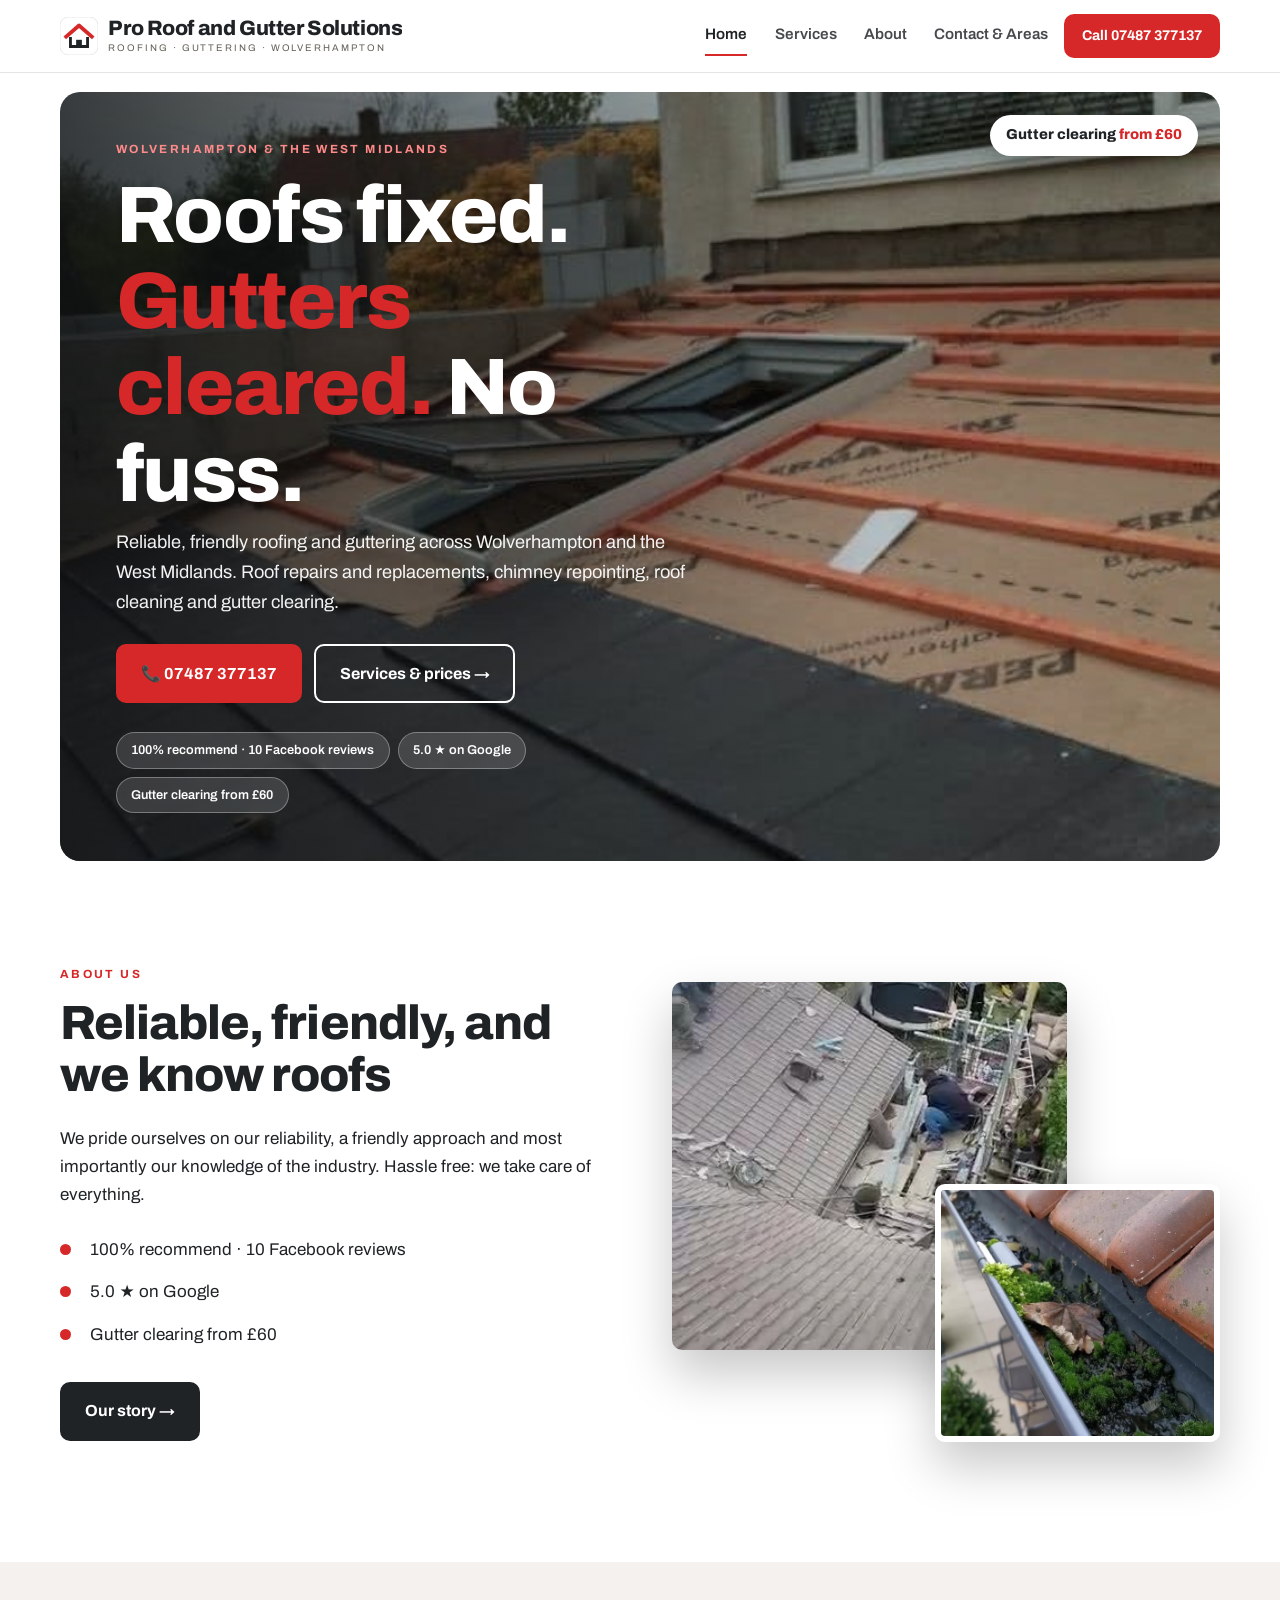
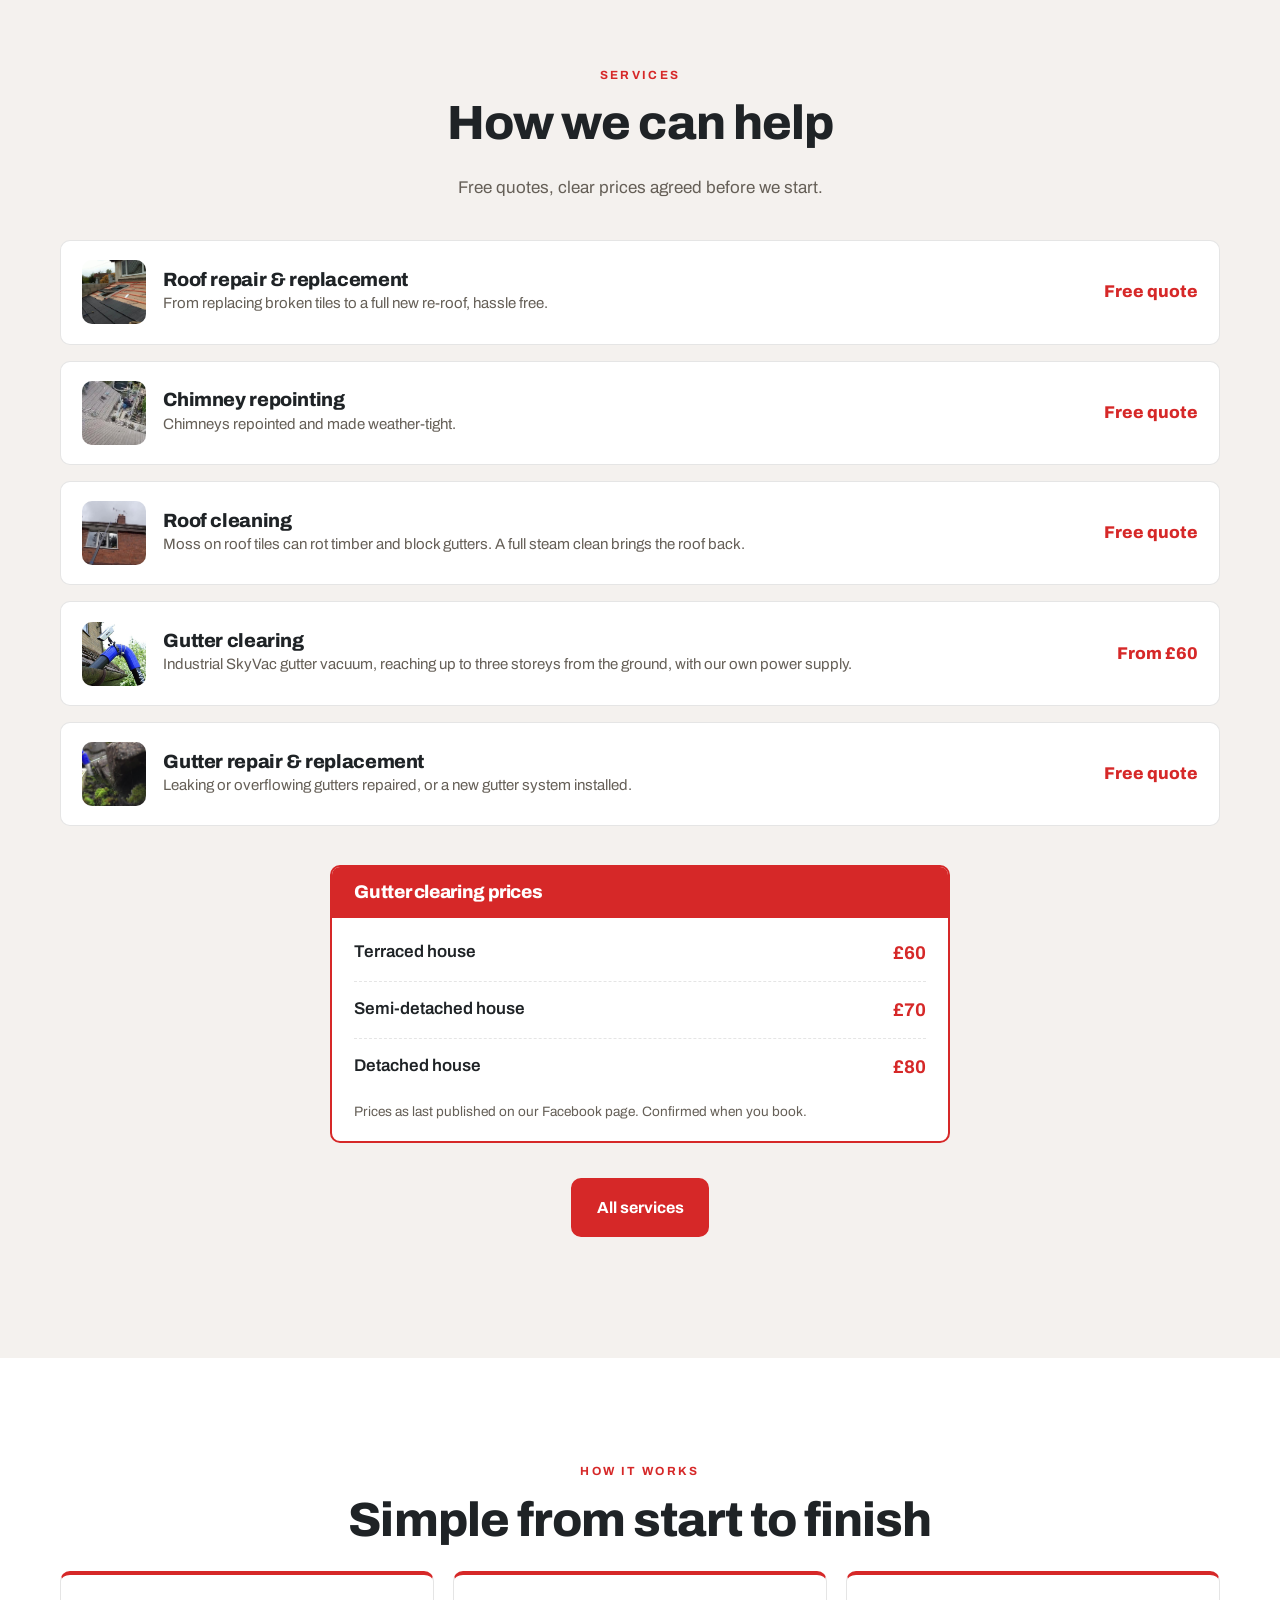
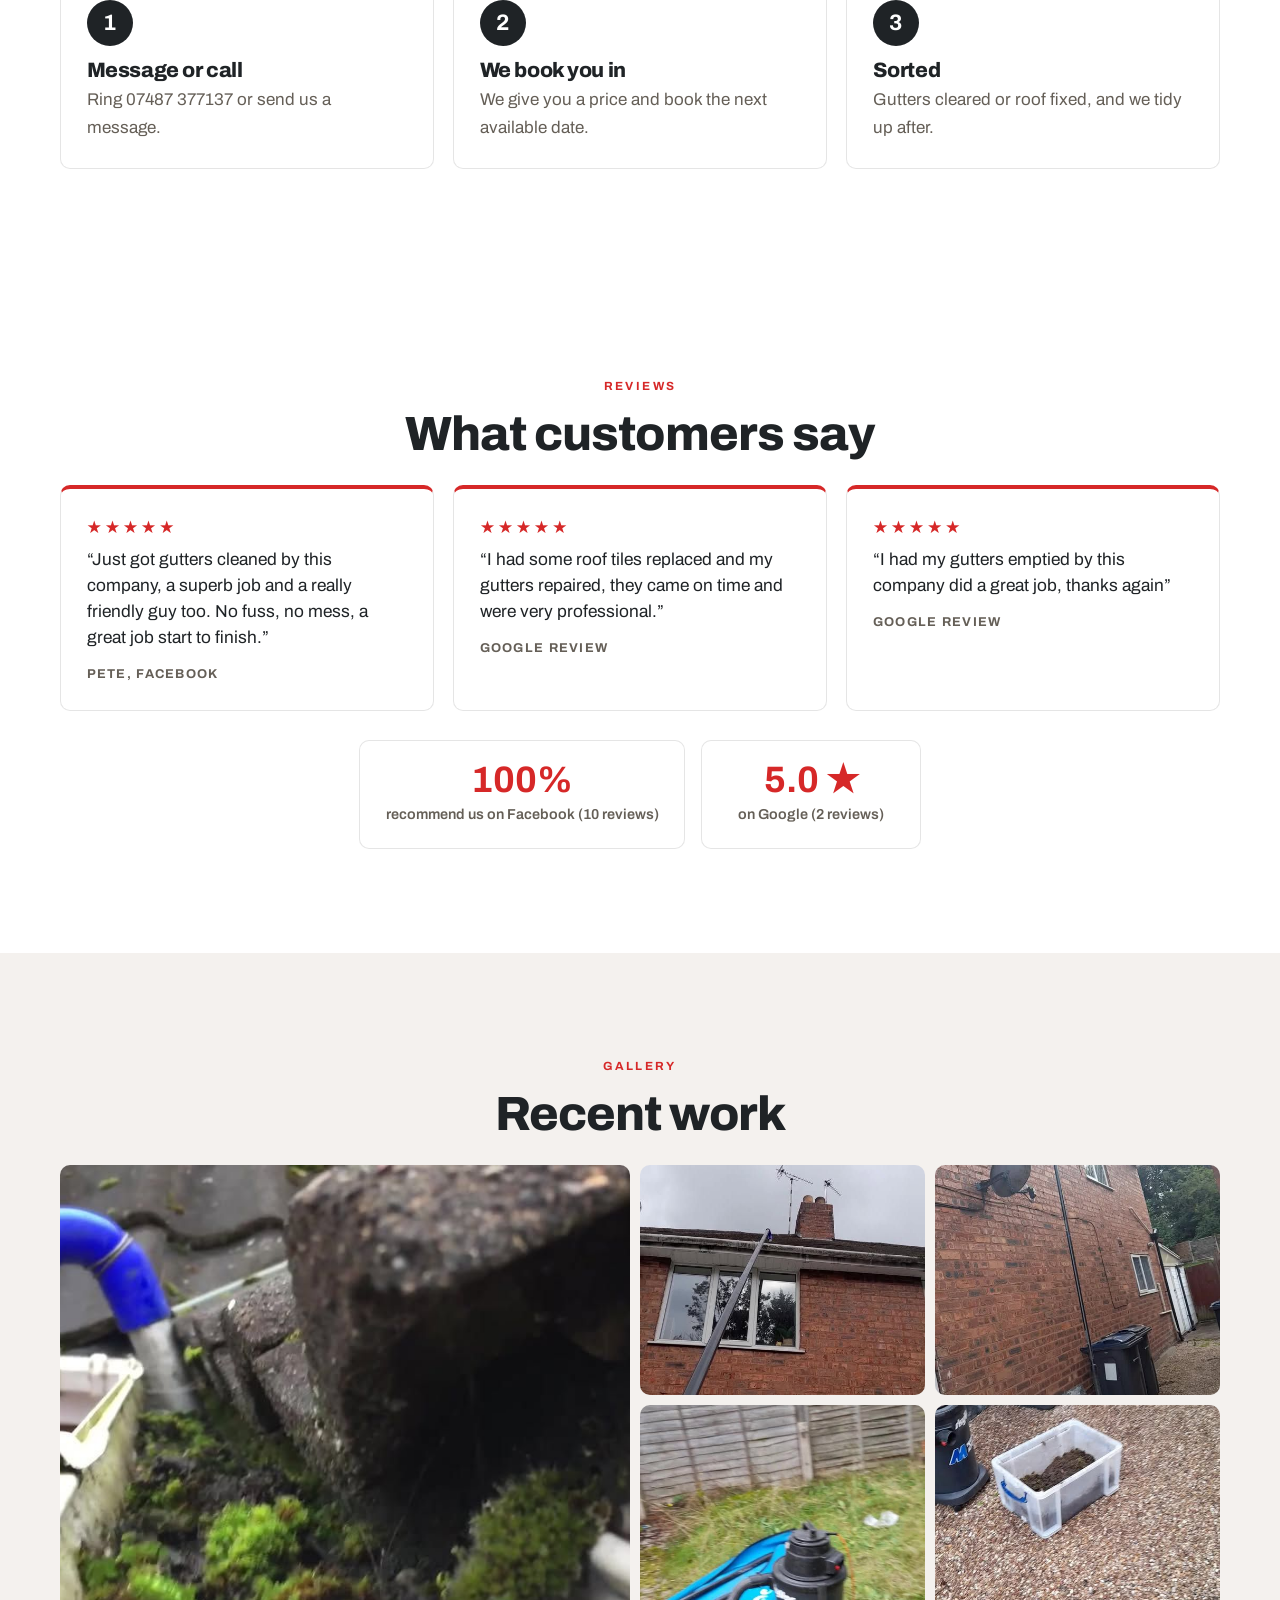
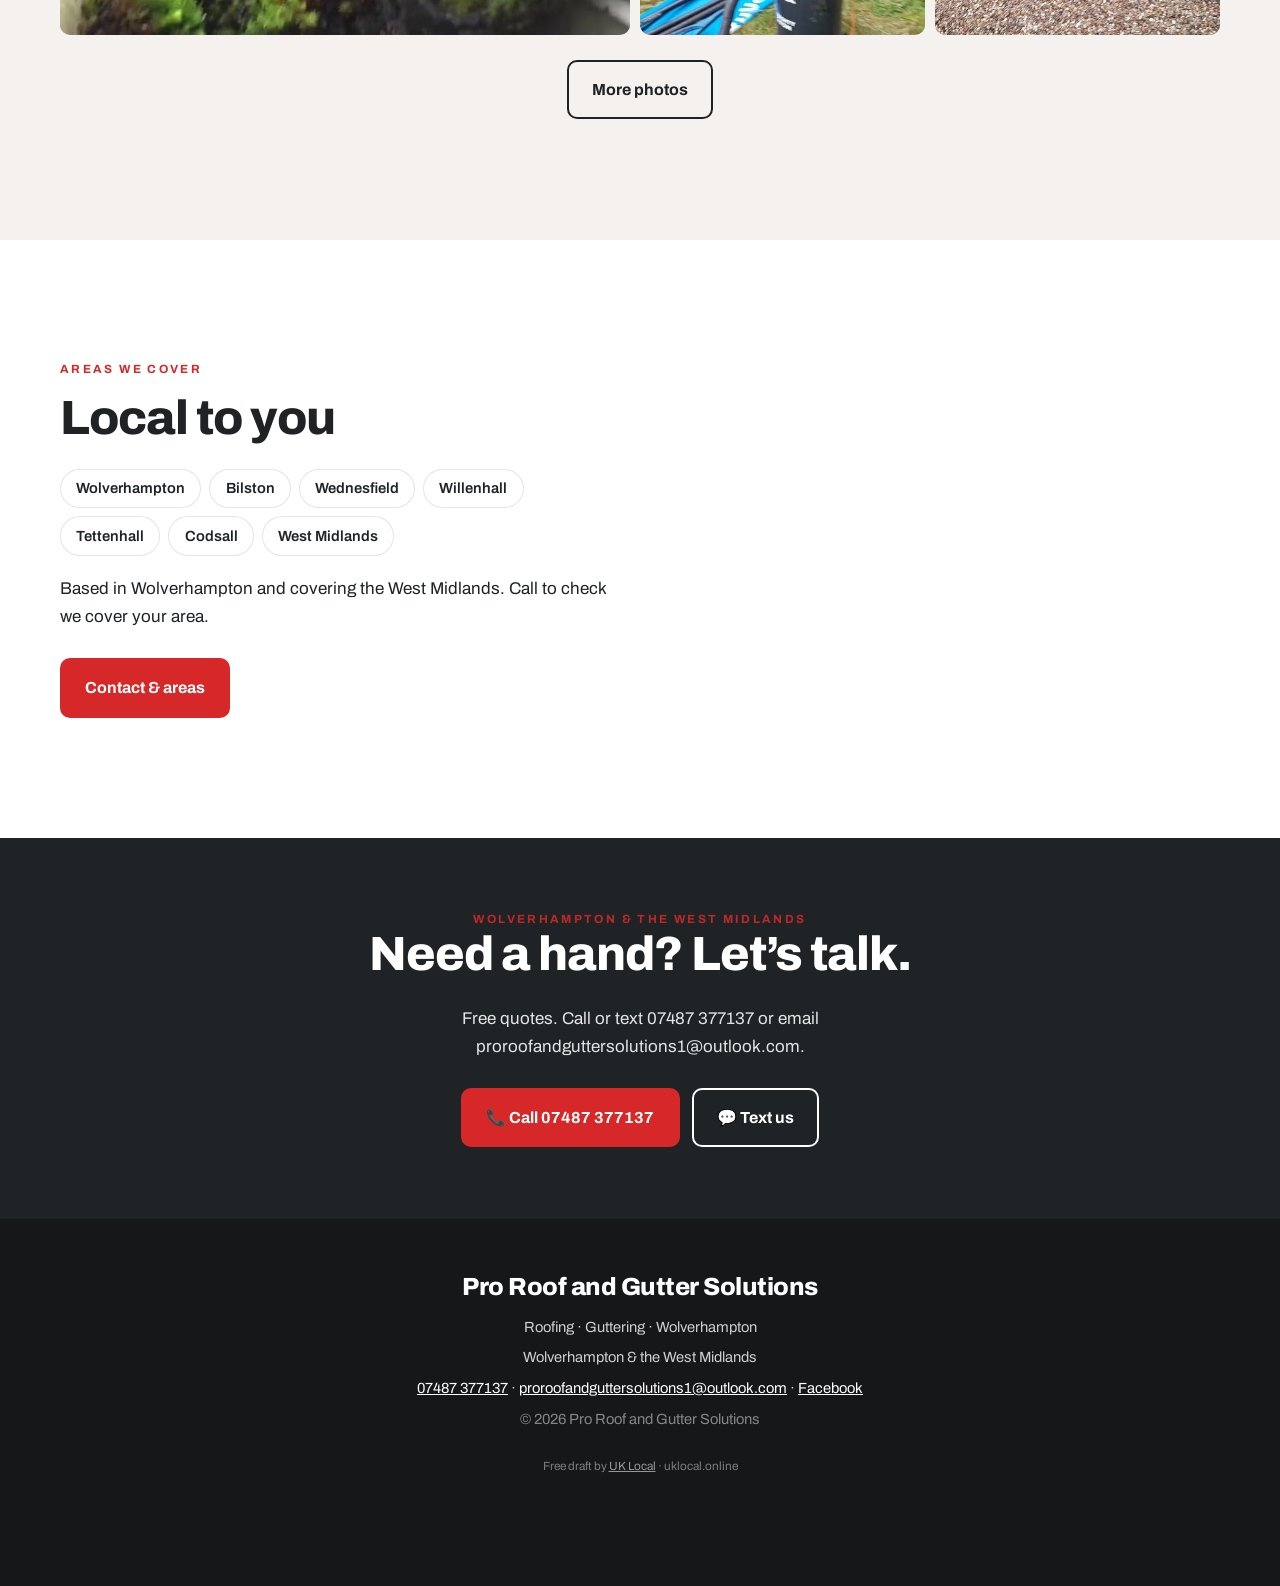
<file: index.html>
<!doctype html><html lang="en-GB"><head><meta charset="utf-8"><meta name="viewport" content="width=device-width,initial-scale=1">
<title>Pro Roof and Gutter Solutions | Roofing in Wolverhampton</title><meta name="description" content="Reliable, friendly roofing and guttering across Wolverhampton and the West Midlands. Roof repairs and replacements, chimney repointing, roof cleaning and gutter clearing."><meta name="robots" content="noindex, nofollow"><meta name="theme-color" content="#1f2326">
<meta property="og:title" content="Pro Roof and Gutter Solutions | Wolverhampton"><meta property="og:description" content="Reliable, friendly roofing and guttering across Wolverhampton and the West Midlands. Roof repairs and replacements, chimney repointing, roof cleaning and gutter clearing."><meta property="og:image" content="https://proroofandgutter.uklocal.online/assets/images/re-roof.jpg">
<link rel="icon" href="data:image/svg+xml,%3Csvg%20viewBox%3D%220%200%2040%2040%22%20xmlns%3D%22http%3A//www.w3.org/2000/svg%22%3E%3Crect%20width%3D%2240%22%20height%3D%2240%22%20rx%3D%229%22%20fill%3D%22%23fff%22%20stroke%3D%22%23ddd%22/%3E%3Cpath%20d%3D%22M5%2022L20%209l15%2013%22%20fill%3D%22none%22%20stroke%3D%22%23d62828%22%20stroke-width%3D%224%22%20stroke-linejoin%3D%22round%22/%3E%3Cpath%20d%3D%22M11%2021v10h18V21%22%20fill%3D%22none%22%20stroke%3D%22%231f2326%22%20stroke-width%3D%223%22/%3E%3Crect%20x%3D%2217%22%20y%3D%2224%22%20width%3D%226%22%20height%3D%227%22%20fill%3D%22%231f2326%22/%3E%3C/svg%3E">
<link rel="preconnect" href="https://fonts.googleapis.com"><link rel="preconnect" href="https://fonts.gstatic.com" crossorigin>
<link href="https://fonts.googleapis.com/css2?family=Archivo:wght@400;600;700;800&display=swap" rel="stylesheet"><link rel="stylesheet" href="css/styles.css"></head><body>
<header class="nav"><div class="wrap nav-in"><a class="brand" href="index.html"><svg viewBox="0 0 40 40" aria-hidden="true"><rect width="40" height="40" rx="9" fill="#fff" stroke="var(--line)"/><path d="M5 22L20 9l15 13" fill="none" stroke="var(--b)" stroke-width="4" stroke-linejoin="round"/><path d="M11 21v10h18V21" fill="none" stroke="var(--a)" stroke-width="3"/><rect x="17" y="24" width="6" height="7" fill="var(--a)"/></svg><span><b>Pro Roof and Gutter Solutions</b><small>Roofing · Guttering · Wolverhampton</small></span></a>
<nav class="links" id="links"><a href="index.html" class=on>Home</a><a href="services.html">Services</a><a href="about.html">About</a><a href="contact.html">Contact &amp; Areas</a></nav><a class="btn sm" href="tel:+447487377137">Call 07487 377137</a><button class="burger" id="burger" aria-label="Menu"><span></span><span></span><span></span></button></div></header><main><section class="hero framed"><div class="wrap"><div class="frame"><img src="assets/images/re-roof.jpg" alt="New roof going on"><span class="chip">Gutter clearing <i>from £60</i></span><div class="hero-in rv"><p class="eyebrow" style="color:#ff8a8a">Wolverhampton &amp; the West Midlands</p><h1>Roofs fixed. <em>Gutters cleared.</em> No fuss.</h1><p class="lead">Reliable, friendly roofing and guttering across Wolverhampton and the West Midlands. Roof repairs and replacements, chimney repointing, roof cleaning and gutter clearing.</p>
<div class="cta"><a class="btn" href="tel:+447487377137">📞 07487 377137</a><a class="btn ghost" style="color:#fff" href="services.html">Services &amp; prices →</a></div><div class="badges"><span>100% recommend · 10 Facebook reviews</span><span>5.0 ★ on Google</span><span>Gutter clearing from £60</span></div></div></div></div></section><section class="s"><div class="wrap two"><div class="rv"><p class="eyebrow">About us</p><h2>Reliable, friendly, and we know roofs</h2><p>We pride ourselves on our reliability, a friendly approach and most importantly our knowledge of the industry. Hassle free: we take care of everything.</p><ul class="ticks"><li>100% recommend · 10 Facebook reviews</li><li>5.0 ★ on Google</li><li>Gutter clearing from £60</li></ul><p style="margin-top:1.6rem"><a class="btn alt" href="about.html">Our story →</a></p></div>
<figure class="stack rv"><img class="a1" src="assets/images/roof-repair.jpg" alt="Roof repair underway" loading="lazy"><img class="a2" src="assets/images/gutter-moss.jpg" alt="Blocked gutter full of moss" loading="lazy"></figure></div></section><section class="s alt"><div class="wrap"><p class="eyebrow center">Services</p><h2 class="center">How we can help</h2><p class="center sub">Free quotes, clear prices agreed before we start.</p><div class="rows"><div class="row rv"><img class="ic" src="assets/images/re-roof.jpg" alt="New roof going on" loading="lazy"><div><h3>Roof repair &amp; replacement</h3><p>From replacing broken tiles to a full new re-roof, hassle free.</p></div><span class="price">Free quote</span></div><div class="row rv"><img class="ic" src="assets/images/roof-repair.jpg" alt="Roof repair underway" loading="lazy"><div><h3>Chimney repointing</h3><p>Chimneys repointed and made weather-tight.</p></div><span class="price">Free quote</span></div><div class="row rv"><img class="ic" src="assets/images/pole-semi.jpg" alt="Reaching the gutters on a semi" loading="lazy"><div><h3>Roof cleaning</h3><p>Moss on roof tiles can rot timber and block gutters. A full steam clean brings the roof back.</p></div><span class="price">Free quote</span></div><div class="row rv"><img class="ic" src="assets/images/skyvac.jpg" alt="Gutter vacuum clearing a gutter from the ground" loading="lazy"><div><h3>Gutter clearing</h3><p>Industrial SkyVac gutter vacuum, reaching up to three storeys from the ground, with our own power supply.</p></div><span class="price">From £60</span></div><div class="row rv"><img class="ic" src="assets/images/gutter-clearing.jpg" alt="Clearing moss and debris from a gutter" loading="lazy"><div><h3>Gutter repair &amp; replacement</h3><p>Leaking or overflowing gutters repaired, or a new gutter system installed.</p></div><span class="price">Free quote</span></div></div><div class="ptable rv"><h3>Gutter clearing prices</h3><ul><li><span>Terraced house</span><b>£60</b></li><li><span>Semi-detached house</span><b>£70</b></li><li><span>Detached house</span><b>£80</b></li></ul><p>Prices as last published on our Facebook page. Confirmed when you book.</p></div><p class="center" style="margin-top:2.2rem"><a class="btn" href="services.html">All services</a></p></div></section>
<section class="s"><div class="wrap"><p class="eyebrow center">How it works</p><h2 class="center">Simple from start to finish</h2><div class="steps"><div class="step rv"><h3>Message or call</h3><p>Ring 07487 377137 or send us a message.</p></div><div class="step rv"><h3>We book you in</h3><p>We give you a price and book the next available date.</p></div><div class="step rv"><h3>Sorted</h3><p>Gutters cleared or roof fixed, and we tidy up after.</p></div></div></div></section><section class="s"><div class="wrap"><p class="eyebrow center">Reviews</p><h2 class="center">What customers say</h2><div class="quotes"><blockquote class="rv"><span class="stars">★★★★★</span>“Just got gutters cleaned by this company, a superb job and a really friendly guy too. No fuss, no mess, a great job start to finish.”<cite>Pete, Facebook</cite></blockquote><blockquote class="rv"><span class="stars">★★★★★</span>“I had some roof tiles replaced and my gutters repaired, they came on time and were very professional.”<cite>Google review</cite></blockquote><blockquote class="rv"><span class="stars">★★★★★</span>“I had my gutters emptied by this company did a great job, thanks again”<cite>Google review</cite></blockquote></div><div class="rates"><div class="rate"><b>100%</b><span>recommend us on Facebook (10 reviews)</span></div><div class="rate"><b>5.0 ★</b><span>on Google (2 reviews)</span></div></div></div></section><section class="s alt"><div class="wrap"><p class="eyebrow center">Gallery</p><h2 class="center">Recent work</h2><div class="strip rv"><a href="assets/images/gutter-clearing.jpg" data-lb="Clearing moss and debris from a gutter"><img src="assets/images/gutter-clearing.jpg" alt="Clearing moss and debris from a gutter" loading="lazy"></a><a href="assets/images/pole-semi.jpg" data-lb="Reaching the gutters on a semi"><img src="assets/images/pole-semi.jpg" alt="Reaching the gutters on a semi" loading="lazy"></a><a href="assets/images/pole-side.jpg" data-lb="Gutter clearing down the side of a house"><img src="assets/images/pole-side.jpg" alt="Gutter clearing down the side of a house" loading="lazy"></a><a href="assets/images/vacuum-unit.jpg" data-lb="Our industrial gutter vacuum"><img src="assets/images/vacuum-unit.jpg" alt="Our industrial gutter vacuum" loading="lazy"></a><a href="assets/images/debris.jpg" data-lb="Debris removed from the gutters"><img src="assets/images/debris.jpg" alt="Debris removed from the gutters" loading="lazy"></a></div><p class="center" style="margin-top:1.6rem"><a class="btn ghost" href="about.html#gallery">More photos</a></p></div></section><section class="s"><div class="wrap two"><div class="rv"><p class="eyebrow">Areas we cover</p><h2>Local to you</h2><div class="chips"><span>Wolverhampton</span><span>Bilston</span><span>Wednesfield</span><span>Willenhall</span><span>Tettenhall</span><span>Codsall</span><span>West Midlands</span></div><p>Based in Wolverhampton and covering the West Midlands. Call to check we cover your area.</p><div class="cta"><a class="btn" href="contact.html">Contact &amp; areas</a></div></div><div class="map rv"><iframe title="Map: Wolverhampton" loading="lazy" referrerpolicy="no-referrer-when-downgrade" src="https://www.google.com/maps?q=Wolverhampton%2C+UK&z=12&output=embed" style="height:380px"></iframe></div></div></section><section class="band"><div class="wrap rv"><p class="eyebrow">Wolverhampton &amp; the West Midlands</p><h2>Need a hand? Let’s talk.</h2><p>Free quotes. Call or text 07487 377137 or email proroofandguttersolutions1@outlook.com.</p>
<div class="cta"><a class="btn" href="tel:+447487377137">📞 Call 07487 377137</a><a class="btn ghost" style="color:#fff" href="sms:+447487377137">💬 Text us</a></div></div></section></main>
<footer class="foot"><div class="wrap"><b>Pro Roof and Gutter Solutions</b><p>Roofing · Guttering · Wolverhampton</p><p>Wolverhampton &amp; the West Midlands</p>
<p><a href="tel:+447487377137">07487 377137</a> · <a href="mailto:proroofandguttersolutions1@outlook.com">proroofandguttersolutions1@outlook.com</a> · <a href="https://www.facebook.com/Pro.Roof.and.Gutter.Solutions/" rel="noopener">Facebook</a></p><p style="opacity:.6">© 2026 Pro Roof and Gutter Solutions</p>
<p class="ex">Free draft by <a href="https://uklocal.online">UK Local</a> · uklocal.online</p></div></footer>
<div class="mbar"><a class="call" href="tel:+447487377137">📞 Call</a><a href="sms:+447487377137">💬 Text</a><a href="contact.html">📍 Areas</a></div>
<div class="lb" id="lb"><button aria-label="Close">×</button><img alt=""><p></p></div><script src="js/main.js"></script></body></html>
</file>
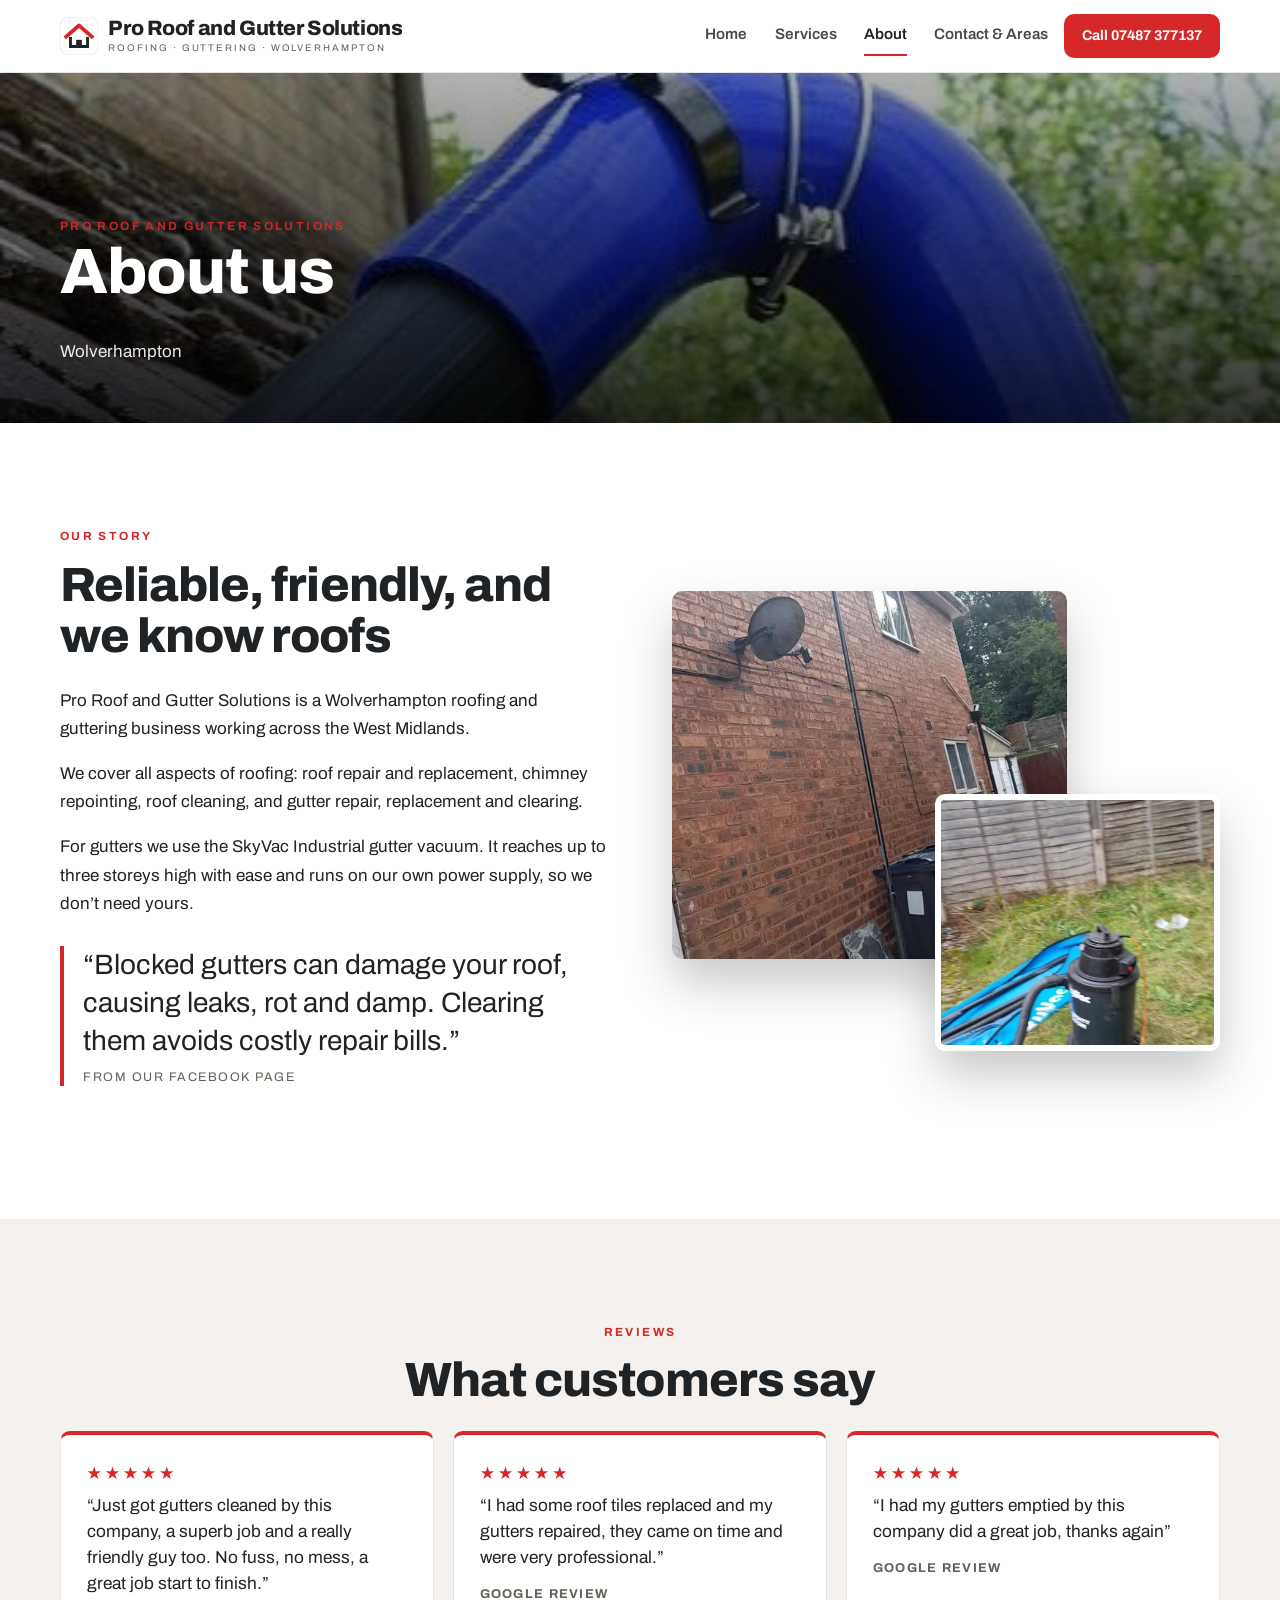
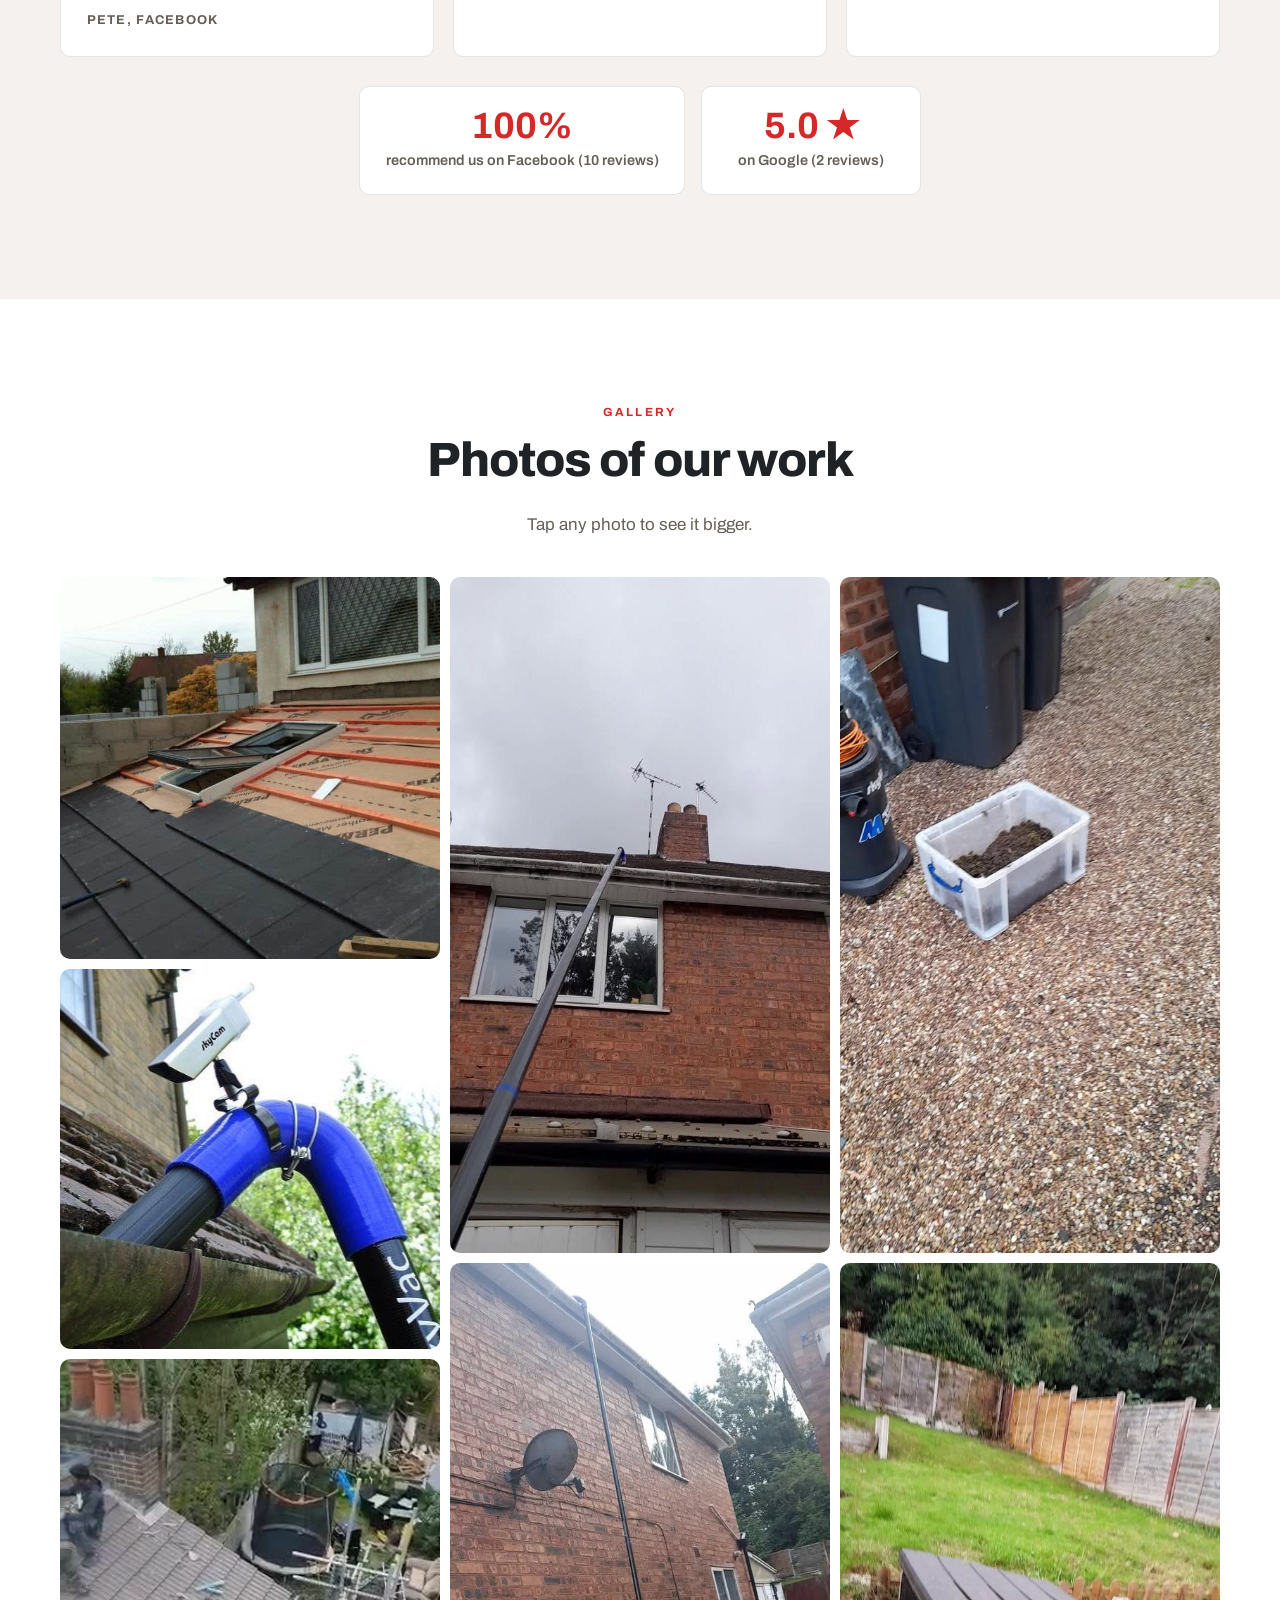
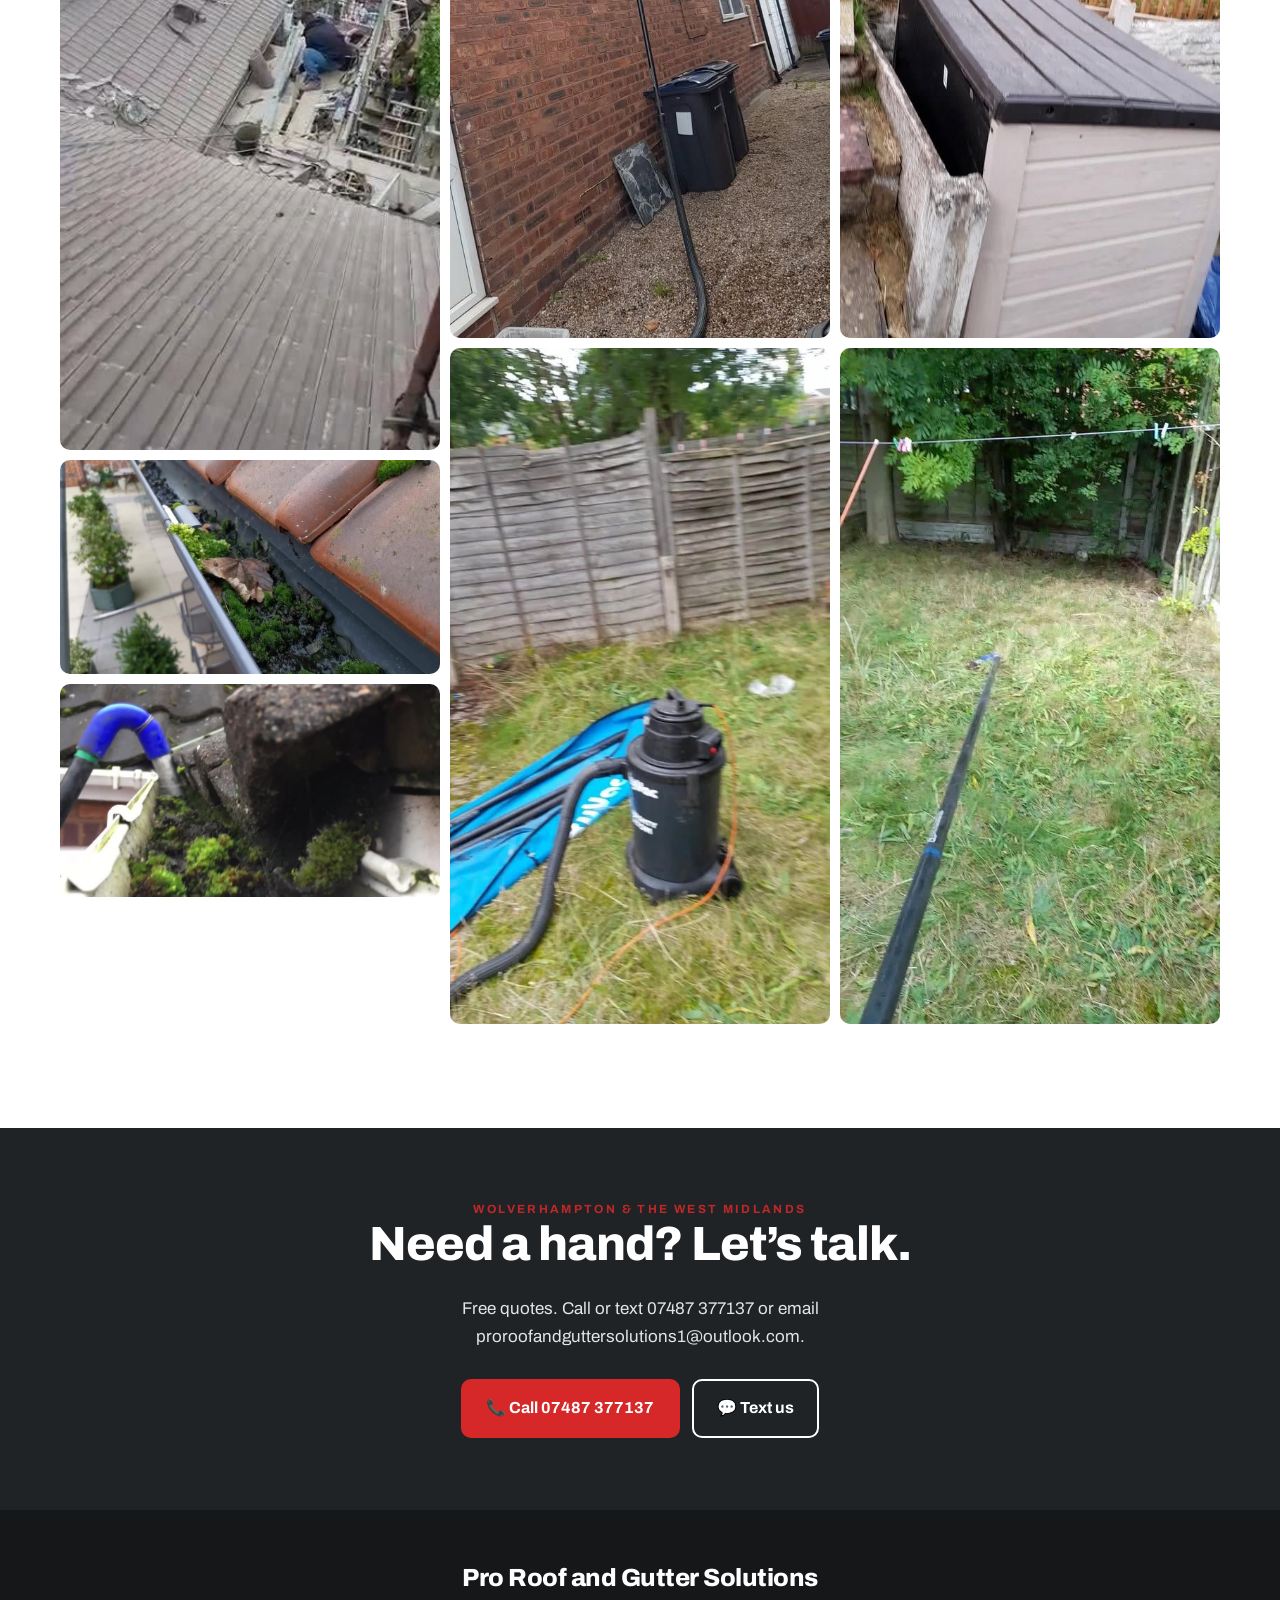
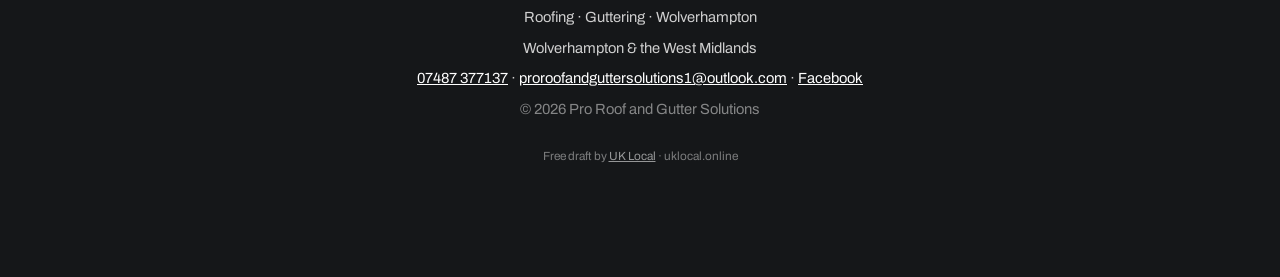
<file: about.html>
<!doctype html><html lang="en-GB"><head><meta charset="utf-8"><meta name="viewport" content="width=device-width,initial-scale=1">
<title>About | Pro Roof and Gutter Solutions</title><meta name="description" content="Pro Roof and Gutter Solutions is a Wolverhampton roofing and guttering business working across the West Midlands."><meta name="robots" content="noindex, nofollow"><meta name="theme-color" content="#1f2326">
<meta property="og:title" content="Pro Roof and Gutter Solutions | Wolverhampton"><meta property="og:description" content="Pro Roof and Gutter Solutions is a Wolverhampton roofing and guttering business working across the West Midlands."><meta property="og:image" content="https://proroofandgutter.uklocal.online/assets/images/re-roof.jpg">
<link rel="icon" href="data:image/svg+xml,%3Csvg%20viewBox%3D%220%200%2040%2040%22%20xmlns%3D%22http%3A//www.w3.org/2000/svg%22%3E%3Crect%20width%3D%2240%22%20height%3D%2240%22%20rx%3D%229%22%20fill%3D%22%23fff%22%20stroke%3D%22%23ddd%22/%3E%3Cpath%20d%3D%22M5%2022L20%209l15%2013%22%20fill%3D%22none%22%20stroke%3D%22%23d62828%22%20stroke-width%3D%224%22%20stroke-linejoin%3D%22round%22/%3E%3Cpath%20d%3D%22M11%2021v10h18V21%22%20fill%3D%22none%22%20stroke%3D%22%231f2326%22%20stroke-width%3D%223%22/%3E%3Crect%20x%3D%2217%22%20y%3D%2224%22%20width%3D%226%22%20height%3D%227%22%20fill%3D%22%231f2326%22/%3E%3C/svg%3E">
<link rel="preconnect" href="https://fonts.googleapis.com"><link rel="preconnect" href="https://fonts.gstatic.com" crossorigin>
<link href="https://fonts.googleapis.com/css2?family=Archivo:wght@400;600;700;800&display=swap" rel="stylesheet"><link rel="stylesheet" href="css/styles.css"></head><body>
<header class="nav"><div class="wrap nav-in"><a class="brand" href="index.html"><svg viewBox="0 0 40 40" aria-hidden="true"><rect width="40" height="40" rx="9" fill="#fff" stroke="var(--line)"/><path d="M5 22L20 9l15 13" fill="none" stroke="var(--b)" stroke-width="4" stroke-linejoin="round"/><path d="M11 21v10h18V21" fill="none" stroke="var(--a)" stroke-width="3"/><rect x="17" y="24" width="6" height="7" fill="var(--a)"/></svg><span><b>Pro Roof and Gutter Solutions</b><small>Roofing · Guttering · Wolverhampton</small></span></a>
<nav class="links" id="links"><a href="index.html">Home</a><a href="services.html">Services</a><a href="about.html" class=on>About</a><a href="contact.html">Contact &amp; Areas</a></nav><a class="btn sm" href="tel:+447487377137">Call 07487 377137</a><button class="burger" id="burger" aria-label="Menu"><span></span><span></span><span></span></button></div></header><main><section class="phero"><img src="assets/images/skyvac.jpg" alt=""><div class="shade"></div><div class="wrap rv"><p class="eyebrow">Pro Roof and Gutter Solutions</p><h1>About us</h1><p>Wolverhampton</p></div></section>
<section class="s"><div class="wrap two"><div class="rv"><p class="eyebrow">Our story</p><h2>Reliable, friendly, and we know roofs</h2><p>Pro Roof and Gutter Solutions is a Wolverhampton roofing and guttering business working across the West Midlands.</p><p>We cover all aspects of roofing: roof repair and replacement, chimney repointing, roof cleaning, and gutter repair, replacement and clearing.</p><p>For gutters we use the SkyVac Industrial gutter vacuum. It reaches up to three storeys high with ease and runs on our own power supply, so we don’t need yours.</p><p class="pull">“Blocked gutters can damage your roof, causing leaks, rot and damp. Clearing them avoids costly repair bills.”<small>From our Facebook page</small></p></div><figure class="stack rv"><img class="a1" src="assets/images/pole-side.jpg" alt="Gutter clearing down the side of a house" loading="lazy"><img class="a2" src="assets/images/vacuum-unit.jpg" alt="Our industrial gutter vacuum" loading="lazy"></figure></div></section>
<section class="s alt"><div class="wrap"><p class="eyebrow center">Reviews</p><h2 class="center">What customers say</h2><div class="quotes"><blockquote class="rv"><span class="stars">★★★★★</span>“Just got gutters cleaned by this company, a superb job and a really friendly guy too. No fuss, no mess, a great job start to finish.”<cite>Pete, Facebook</cite></blockquote><blockquote class="rv"><span class="stars">★★★★★</span>“I had some roof tiles replaced and my gutters repaired, they came on time and were very professional.”<cite>Google review</cite></blockquote><blockquote class="rv"><span class="stars">★★★★★</span>“I had my gutters emptied by this company did a great job, thanks again”<cite>Google review</cite></blockquote></div><div class="rates"><div class="rate"><b>100%</b><span>recommend us on Facebook (10 reviews)</span></div><div class="rate"><b>5.0 ★</b><span>on Google (2 reviews)</span></div></div></div></section><section class="s" id="gallery"><div class="wrap"><p class="eyebrow center">Gallery</p><h2 class="center">Photos of our work</h2><p class="center sub">Tap any photo to see it bigger.</p><div class="gal"><a href="assets/images/re-roof.jpg" data-lb="New roof going on"><img src="assets/images/re-roof.jpg" alt="New roof going on" loading="lazy"></a><a href="assets/images/skyvac.jpg" data-lb="Gutter vacuum clearing a gutter from the ground"><img src="assets/images/skyvac.jpg" alt="Gutter vacuum clearing a gutter from the ground" loading="lazy"></a><a href="assets/images/roof-repair.jpg" data-lb="Roof repair underway"><img src="assets/images/roof-repair.jpg" alt="Roof repair underway" loading="lazy"></a><a href="assets/images/gutter-moss.jpg" data-lb="Blocked gutter full of moss"><img src="assets/images/gutter-moss.jpg" alt="Blocked gutter full of moss" loading="lazy"></a><a href="assets/images/gutter-clearing.jpg" data-lb="Clearing moss and debris from a gutter"><img src="assets/images/gutter-clearing.jpg" alt="Clearing moss and debris from a gutter" loading="lazy"></a><a href="assets/images/pole-semi.jpg" data-lb="Reaching the gutters on a semi"><img src="assets/images/pole-semi.jpg" alt="Reaching the gutters on a semi" loading="lazy"></a><a href="assets/images/pole-side.jpg" data-lb="Gutter clearing down the side of a house"><img src="assets/images/pole-side.jpg" alt="Gutter clearing down the side of a house" loading="lazy"></a><a href="assets/images/vacuum-unit.jpg" data-lb="Our industrial gutter vacuum"><img src="assets/images/vacuum-unit.jpg" alt="Our industrial gutter vacuum" loading="lazy"></a><a href="assets/images/debris.jpg" data-lb="Debris removed from the gutters"><img src="assets/images/debris.jpg" alt="Debris removed from the gutters" loading="lazy"></a><a href="assets/images/garden-access.jpg" data-lb="Working tidily round the garden"><img src="assets/images/garden-access.jpg" alt="Working tidily round the garden" loading="lazy"></a><a href="assets/images/pole-garden.jpg" data-lb="Reaching high gutters from the garden"><img src="assets/images/pole-garden.jpg" alt="Reaching high gutters from the garden" loading="lazy"></a></div></div></section><section class="band"><div class="wrap rv"><p class="eyebrow">Wolverhampton &amp; the West Midlands</p><h2>Need a hand? Let’s talk.</h2><p>Free quotes. Call or text 07487 377137 or email proroofandguttersolutions1@outlook.com.</p>
<div class="cta"><a class="btn" href="tel:+447487377137">📞 Call 07487 377137</a><a class="btn ghost" style="color:#fff" href="sms:+447487377137">💬 Text us</a></div></div></section></main>
<footer class="foot"><div class="wrap"><b>Pro Roof and Gutter Solutions</b><p>Roofing · Guttering · Wolverhampton</p><p>Wolverhampton &amp; the West Midlands</p>
<p><a href="tel:+447487377137">07487 377137</a> · <a href="mailto:proroofandguttersolutions1@outlook.com">proroofandguttersolutions1@outlook.com</a> · <a href="https://www.facebook.com/Pro.Roof.and.Gutter.Solutions/" rel="noopener">Facebook</a></p><p style="opacity:.6">© 2026 Pro Roof and Gutter Solutions</p>
<p class="ex">Free draft by <a href="https://uklocal.online">UK Local</a> · uklocal.online</p></div></footer>
<div class="mbar"><a class="call" href="tel:+447487377137">📞 Call</a><a href="sms:+447487377137">💬 Text</a><a href="contact.html">📍 Areas</a></div>
<div class="lb" id="lb"><button aria-label="Close">×</button><img alt=""><p></p></div><script src="js/main.js"></script></body></html>
</file>
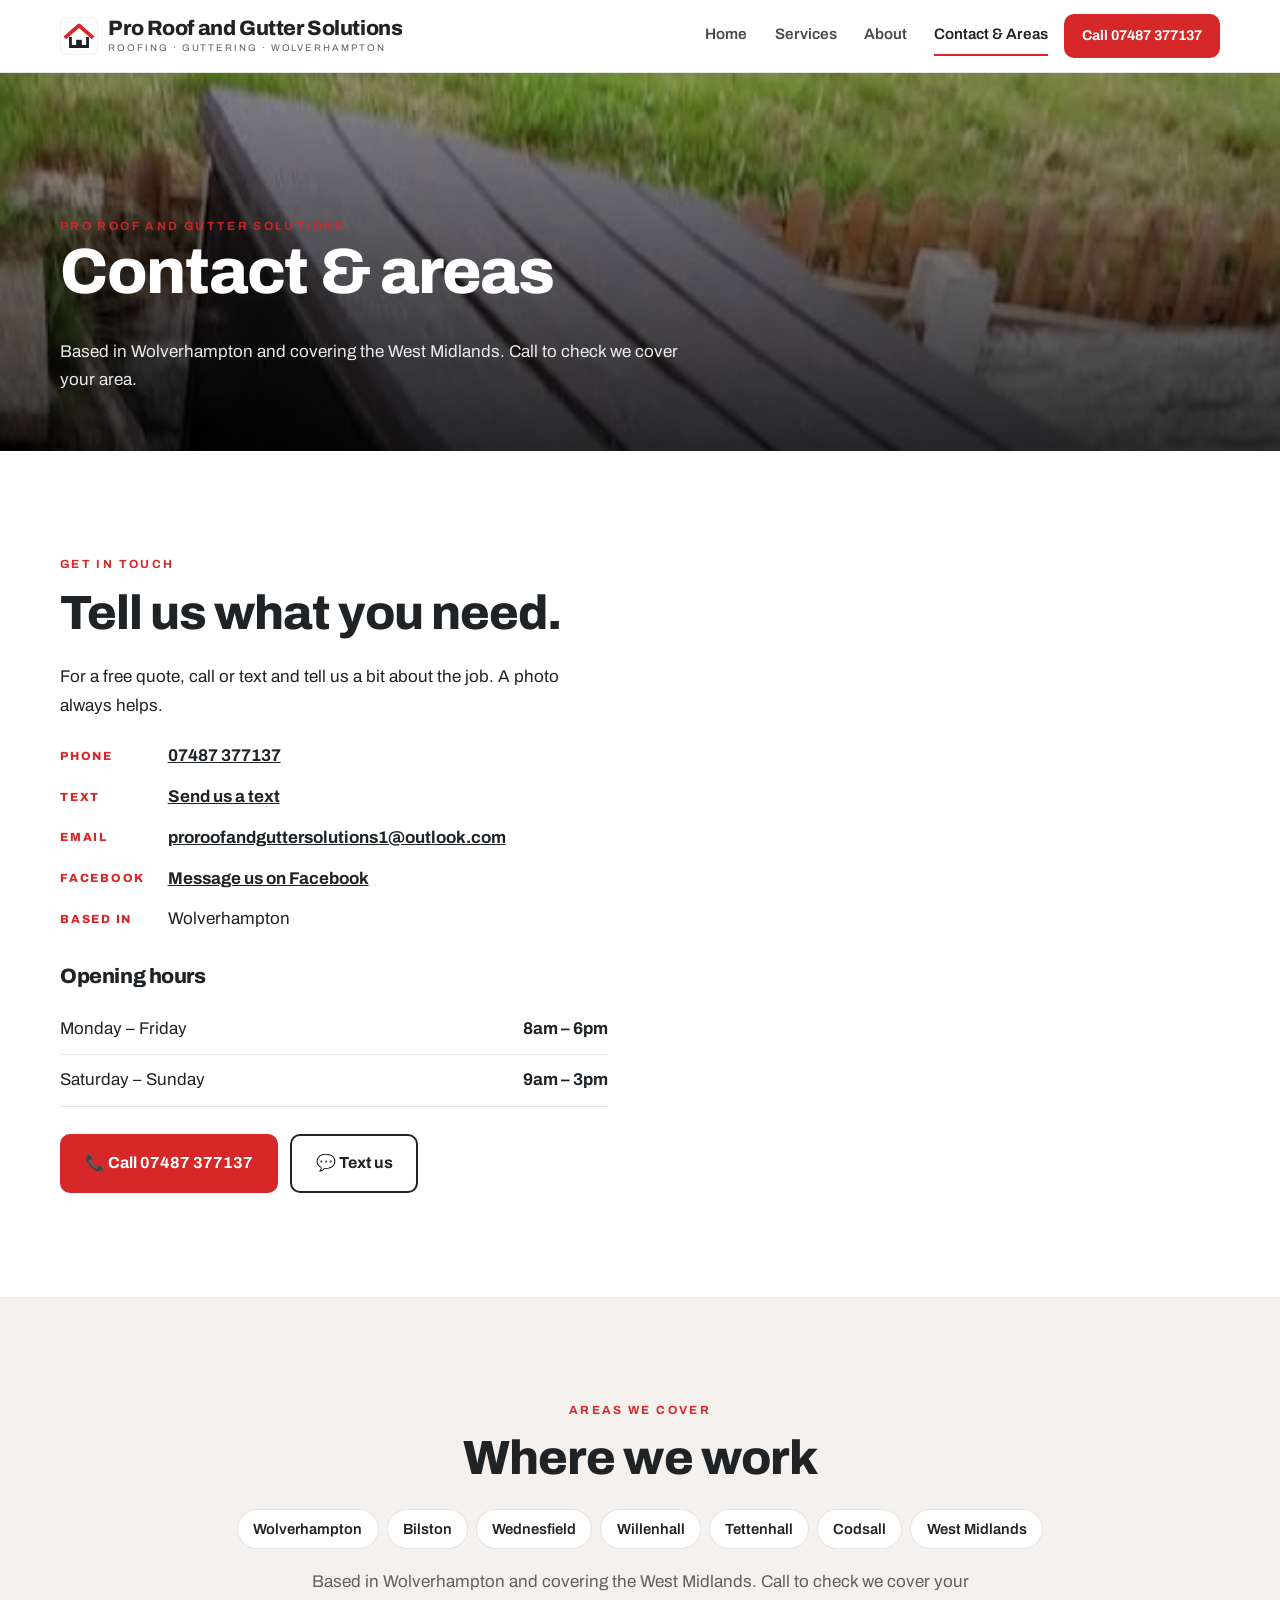
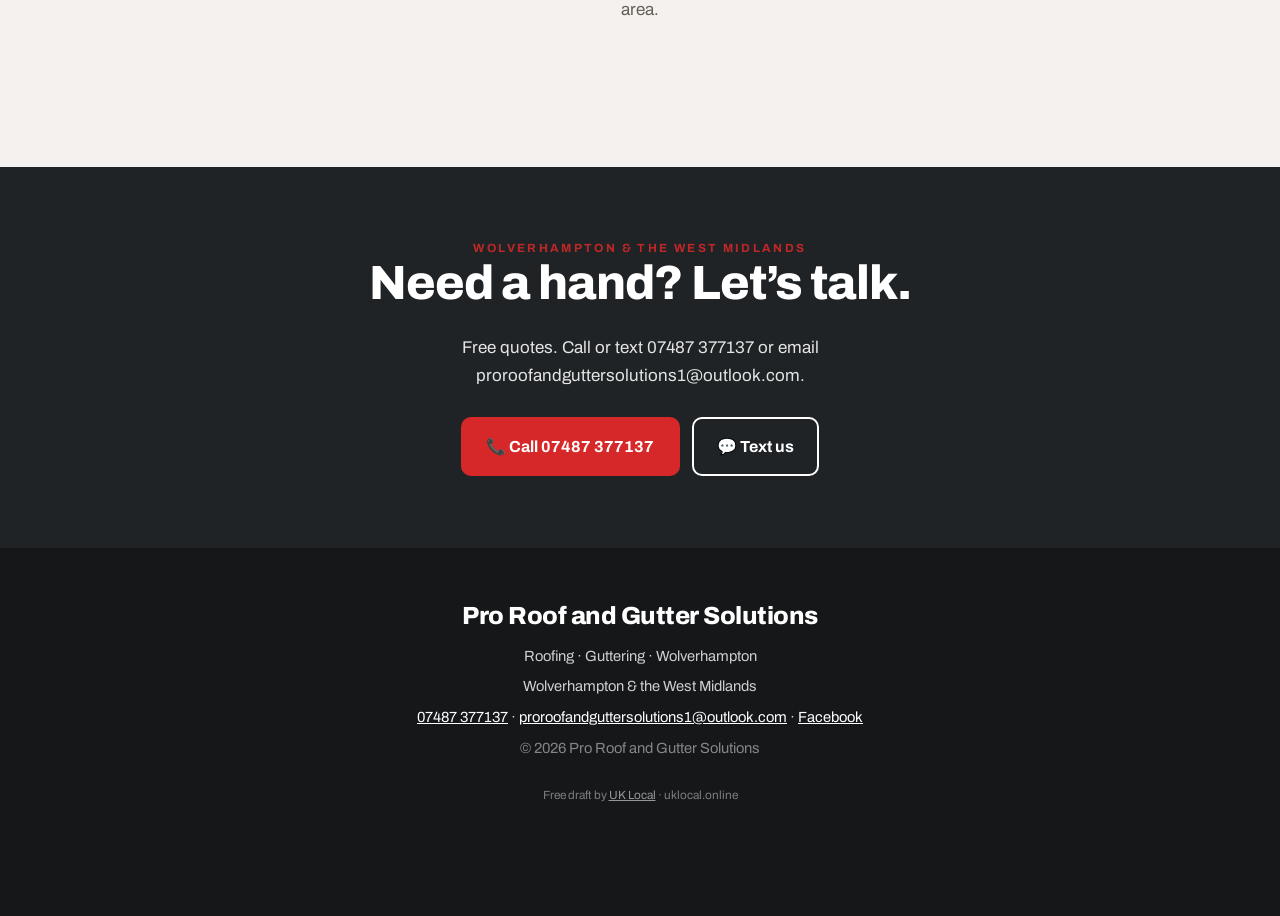
<file: contact.html>
<!doctype html><html lang="en-GB"><head><meta charset="utf-8"><meta name="viewport" content="width=device-width,initial-scale=1">
<title>Contact &amp; areas | Pro Roof and Gutter Solutions</title><meta name="description" content="Based in Wolverhampton and covering the West Midlands. Call to check we cover your area."><meta name="robots" content="noindex, nofollow"><meta name="theme-color" content="#1f2326">
<meta property="og:title" content="Pro Roof and Gutter Solutions | Wolverhampton"><meta property="og:description" content="Based in Wolverhampton and covering the West Midlands. Call to check we cover your area."><meta property="og:image" content="https://proroofandgutter.uklocal.online/assets/images/re-roof.jpg">
<link rel="icon" href="data:image/svg+xml,%3Csvg%20viewBox%3D%220%200%2040%2040%22%20xmlns%3D%22http%3A//www.w3.org/2000/svg%22%3E%3Crect%20width%3D%2240%22%20height%3D%2240%22%20rx%3D%229%22%20fill%3D%22%23fff%22%20stroke%3D%22%23ddd%22/%3E%3Cpath%20d%3D%22M5%2022L20%209l15%2013%22%20fill%3D%22none%22%20stroke%3D%22%23d62828%22%20stroke-width%3D%224%22%20stroke-linejoin%3D%22round%22/%3E%3Cpath%20d%3D%22M11%2021v10h18V21%22%20fill%3D%22none%22%20stroke%3D%22%231f2326%22%20stroke-width%3D%223%22/%3E%3Crect%20x%3D%2217%22%20y%3D%2224%22%20width%3D%226%22%20height%3D%227%22%20fill%3D%22%231f2326%22/%3E%3C/svg%3E">
<link rel="preconnect" href="https://fonts.googleapis.com"><link rel="preconnect" href="https://fonts.gstatic.com" crossorigin>
<link href="https://fonts.googleapis.com/css2?family=Archivo:wght@400;600;700;800&display=swap" rel="stylesheet"><link rel="stylesheet" href="css/styles.css"></head><body>
<header class="nav"><div class="wrap nav-in"><a class="brand" href="index.html"><svg viewBox="0 0 40 40" aria-hidden="true"><rect width="40" height="40" rx="9" fill="#fff" stroke="var(--line)"/><path d="M5 22L20 9l15 13" fill="none" stroke="var(--b)" stroke-width="4" stroke-linejoin="round"/><path d="M11 21v10h18V21" fill="none" stroke="var(--a)" stroke-width="3"/><rect x="17" y="24" width="6" height="7" fill="var(--a)"/></svg><span><b>Pro Roof and Gutter Solutions</b><small>Roofing · Guttering · Wolverhampton</small></span></a>
<nav class="links" id="links"><a href="index.html">Home</a><a href="services.html">Services</a><a href="about.html">About</a><a href="contact.html" class=on>Contact &amp; Areas</a></nav><a class="btn sm" href="tel:+447487377137">Call 07487 377137</a><button class="burger" id="burger" aria-label="Menu"><span></span><span></span><span></span></button></div></header><main><section class="phero"><img src="assets/images/garden-access.jpg" alt=""><div class="shade"></div><div class="wrap rv"><p class="eyebrow">Pro Roof and Gutter Solutions</p><h1>Contact &amp; areas</h1><p>Based in Wolverhampton and covering the West Midlands. Call to check we cover your area.</p></div></section>
<section class="s"><div class="wrap two" style="align-items:start"><div class="rv"><p class="eyebrow">Get in touch</p><h2>Tell us what you need.</h2><p>For a free quote, call or text and tell us a bit about the job. A photo always helps.</p>
<dl class="info"><dt>Phone</dt><dd><a href="tel:+447487377137">07487 377137</a></dd><dt>Text</dt><dd><a href="sms:+447487377137">Send us a text</a></dd><dt>Email</dt><dd><a href="mailto:proroofandguttersolutions1@outlook.com">proroofandguttersolutions1@outlook.com</a></dd><dt>Facebook</dt><dd><a href="https://www.facebook.com/Pro.Roof.and.Gutter.Solutions/" rel="noopener">Message us on Facebook</a></dd><dt>Based in</dt><dd>Wolverhampton</dd></dl><h3 style="margin-top:2rem">Opening hours</h3><table class="hours"><tr><td>Monday – Friday</td><td>8am – 6pm</td></tr><tr><td>Saturday – Sunday</td><td>9am – 3pm</td></tr></table>
<div class="cta"><a class="btn" href="tel:+447487377137">📞 Call 07487 377137</a><a class="btn ghost" href="sms:+447487377137">💬 Text us</a></div></div><div class="map rv"><iframe title="Map: Wolverhampton" loading="lazy" referrerpolicy="no-referrer-when-downgrade" src="https://www.google.com/maps?q=Wolverhampton%2C+UK&z=12&output=embed"></iframe></div></div></section>
<section class="s alt"><div class="wrap"><p class="eyebrow center">Areas we cover</p><h2 class="center">Where we work</h2><div class="chips" style="justify-content:center"><span>Wolverhampton</span><span>Bilston</span><span>Wednesfield</span><span>Willenhall</span><span>Tettenhall</span><span>Codsall</span><span>West Midlands</span></div><p class="center sub">Based in Wolverhampton and covering the West Midlands. Call to check we cover your area.</p></div></section><section class="band"><div class="wrap rv"><p class="eyebrow">Wolverhampton &amp; the West Midlands</p><h2>Need a hand? Let’s talk.</h2><p>Free quotes. Call or text 07487 377137 or email proroofandguttersolutions1@outlook.com.</p>
<div class="cta"><a class="btn" href="tel:+447487377137">📞 Call 07487 377137</a><a class="btn ghost" style="color:#fff" href="sms:+447487377137">💬 Text us</a></div></div></section></main>
<footer class="foot"><div class="wrap"><b>Pro Roof and Gutter Solutions</b><p>Roofing · Guttering · Wolverhampton</p><p>Wolverhampton &amp; the West Midlands</p>
<p><a href="tel:+447487377137">07487 377137</a> · <a href="mailto:proroofandguttersolutions1@outlook.com">proroofandguttersolutions1@outlook.com</a> · <a href="https://www.facebook.com/Pro.Roof.and.Gutter.Solutions/" rel="noopener">Facebook</a></p><p style="opacity:.6">© 2026 Pro Roof and Gutter Solutions</p>
<p class="ex">Free draft by <a href="https://uklocal.online">UK Local</a> · uklocal.online</p></div></footer>
<div class="mbar"><a class="call" href="tel:+447487377137">📞 Call</a><a href="sms:+447487377137">💬 Text</a><a href="contact.html">📍 Areas</a></div>
<div class="lb" id="lb"><button aria-label="Close">×</button><img alt=""><p></p></div><script src="js/main.js"></script></body></html>
</file>
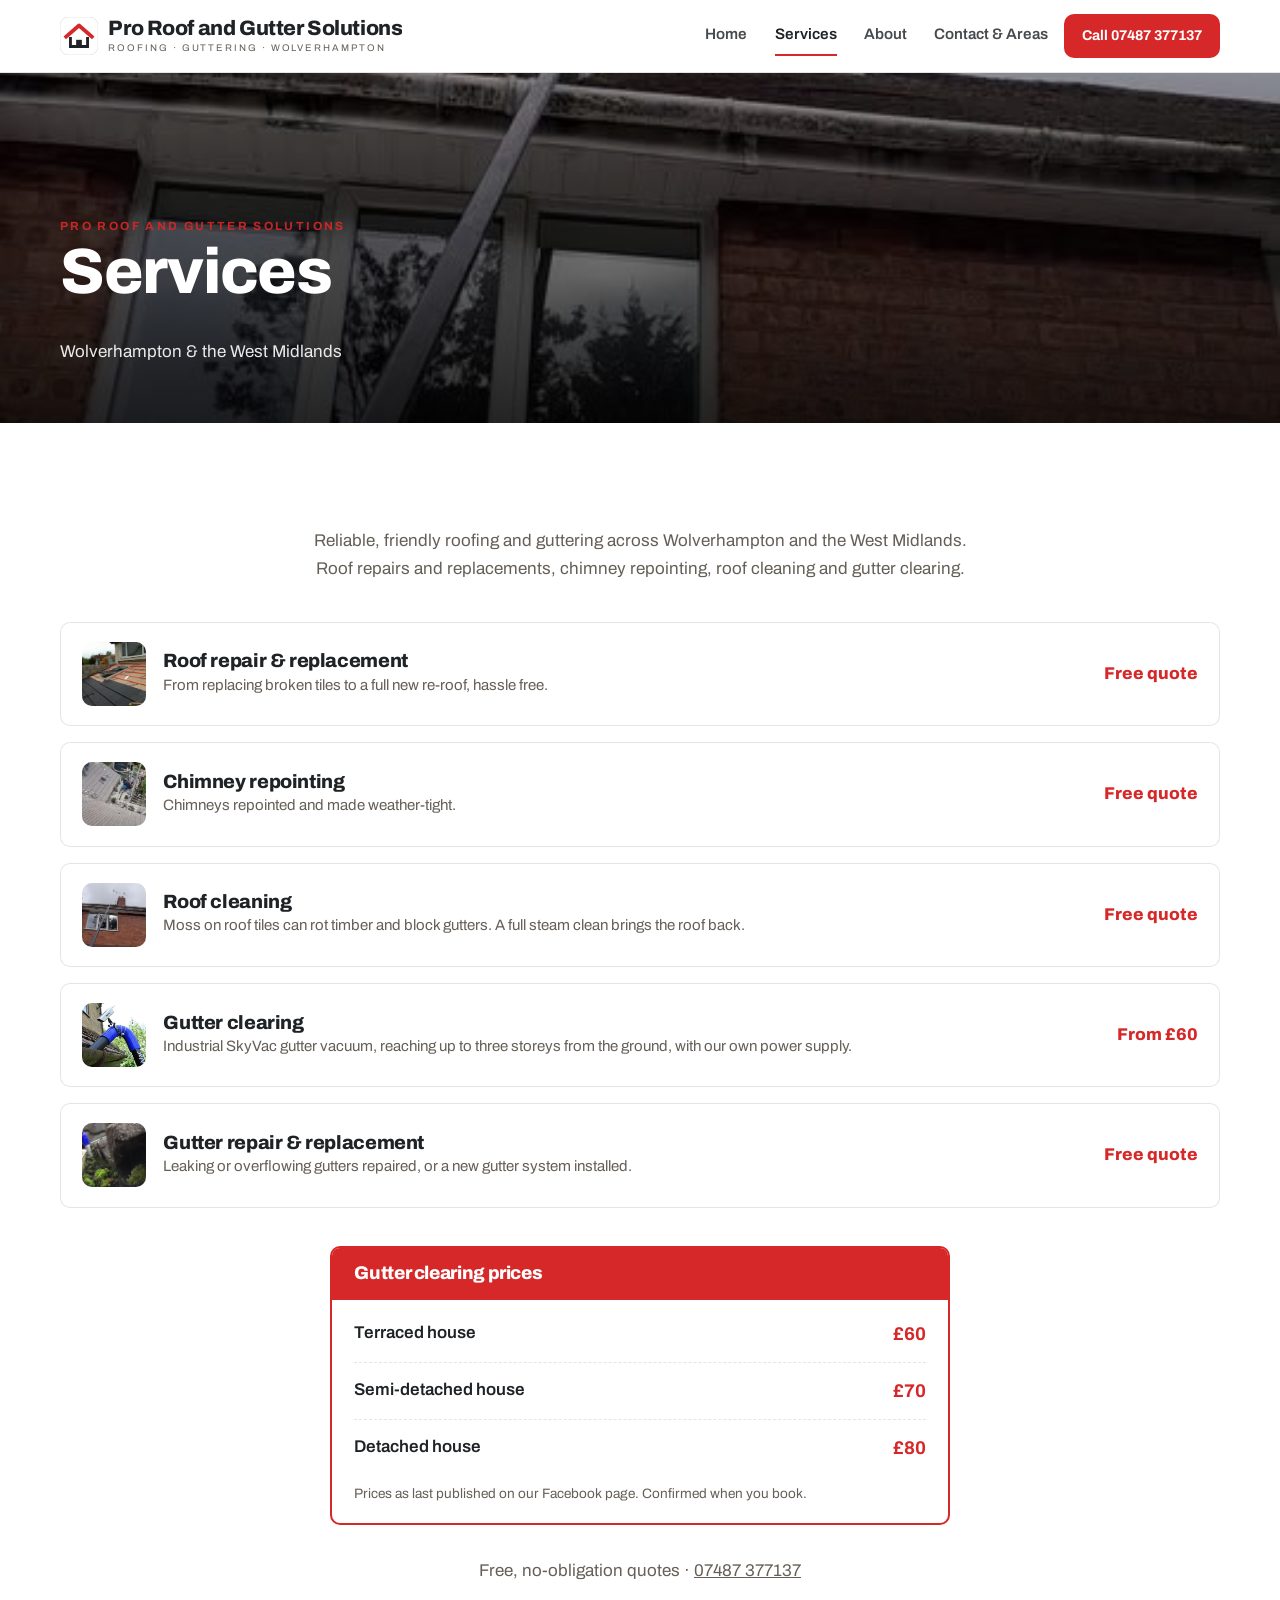
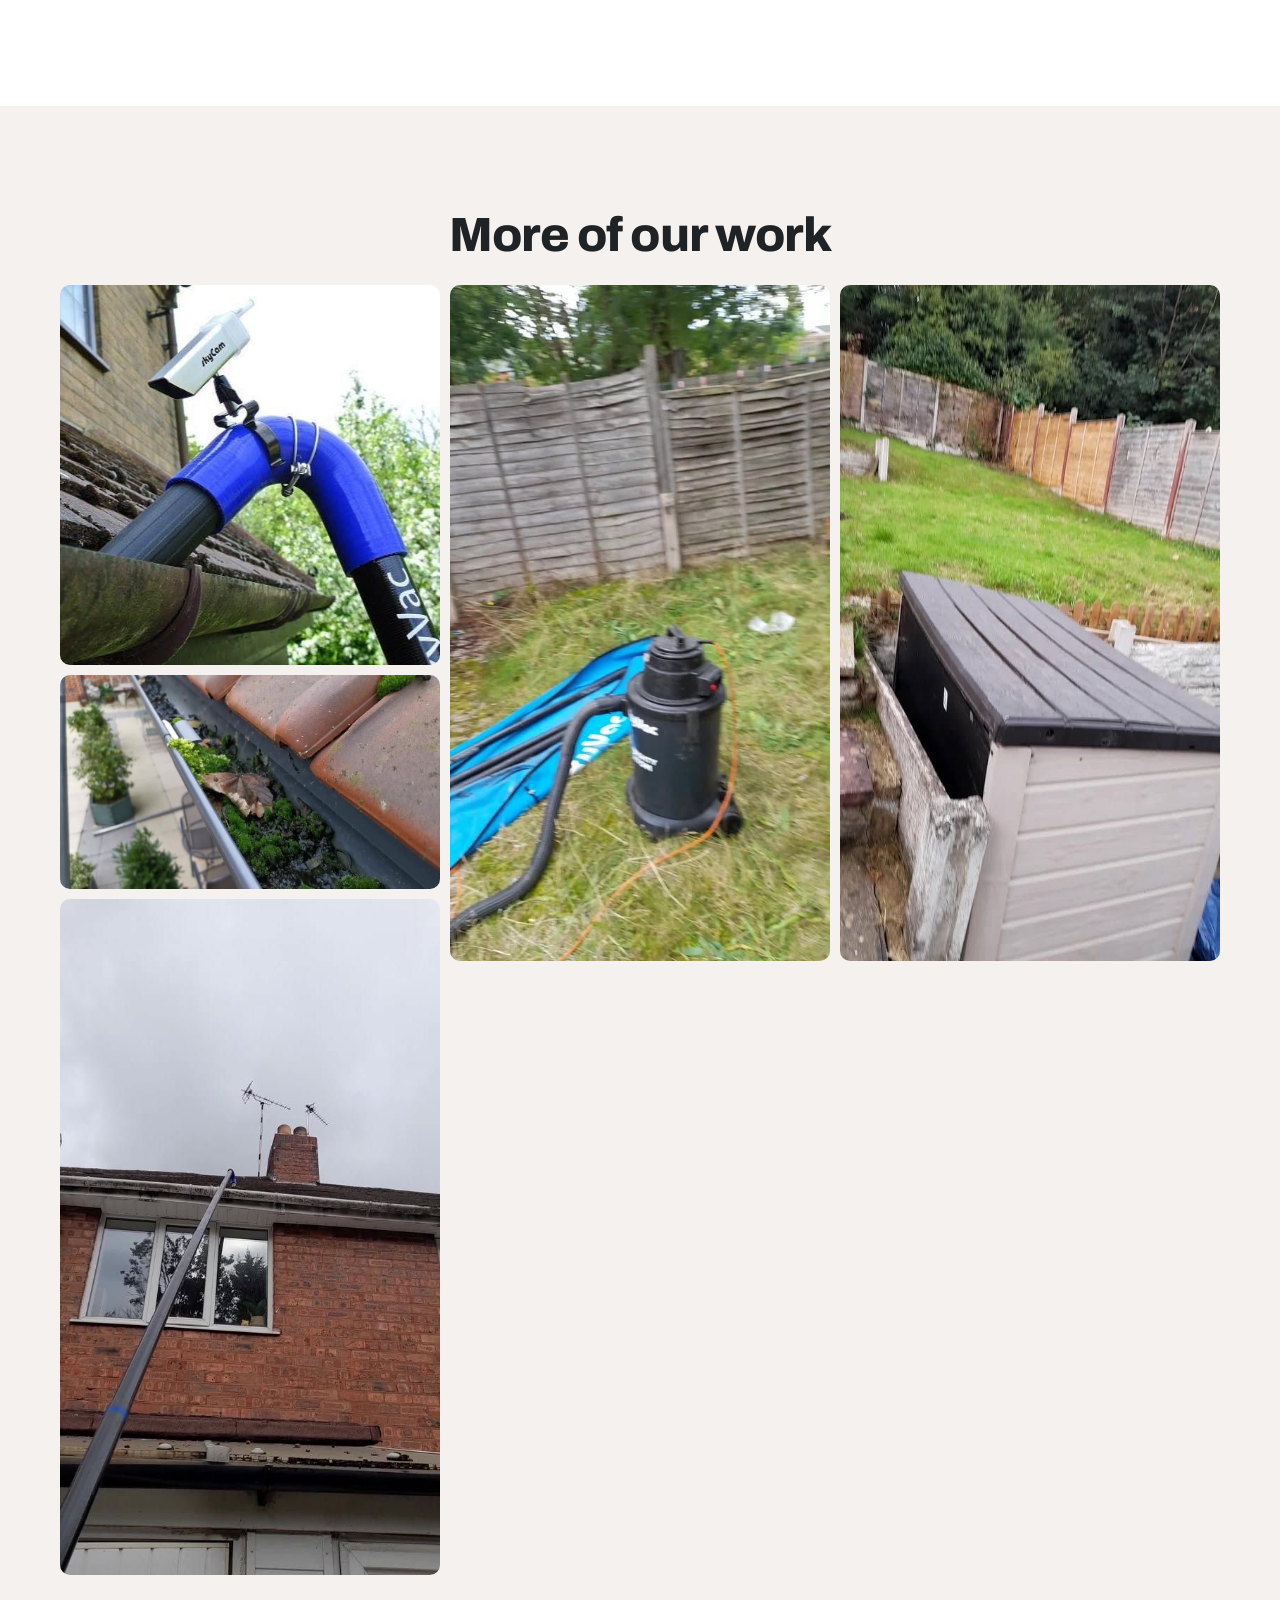
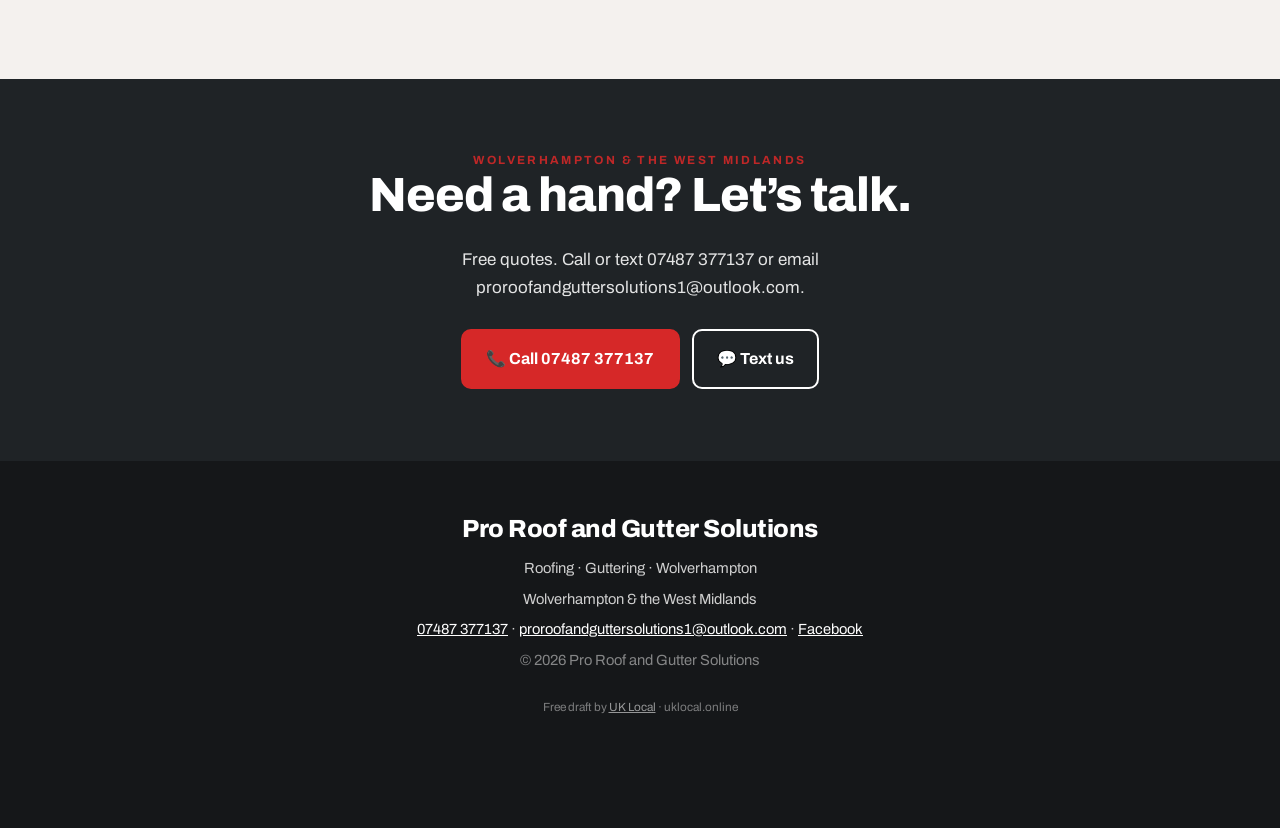
<file: services.html>
<!doctype html><html lang="en-GB"><head><meta charset="utf-8"><meta name="viewport" content="width=device-width,initial-scale=1">
<title>Services | Pro Roof and Gutter Solutions</title><meta name="description" content="Reliable, friendly roofing and guttering across Wolverhampton and the West Midlands. Roof repairs and replacements, chimney repointing, roof cleaning and gutter clearing."><meta name="robots" content="noindex, nofollow"><meta name="theme-color" content="#1f2326">
<meta property="og:title" content="Pro Roof and Gutter Solutions | Wolverhampton"><meta property="og:description" content="Reliable, friendly roofing and guttering across Wolverhampton and the West Midlands. Roof repairs and replacements, chimney repointing, roof cleaning and gutter clearing."><meta property="og:image" content="https://proroofandgutter.uklocal.online/assets/images/re-roof.jpg">
<link rel="icon" href="data:image/svg+xml,%3Csvg%20viewBox%3D%220%200%2040%2040%22%20xmlns%3D%22http%3A//www.w3.org/2000/svg%22%3E%3Crect%20width%3D%2240%22%20height%3D%2240%22%20rx%3D%229%22%20fill%3D%22%23fff%22%20stroke%3D%22%23ddd%22/%3E%3Cpath%20d%3D%22M5%2022L20%209l15%2013%22%20fill%3D%22none%22%20stroke%3D%22%23d62828%22%20stroke-width%3D%224%22%20stroke-linejoin%3D%22round%22/%3E%3Cpath%20d%3D%22M11%2021v10h18V21%22%20fill%3D%22none%22%20stroke%3D%22%231f2326%22%20stroke-width%3D%223%22/%3E%3Crect%20x%3D%2217%22%20y%3D%2224%22%20width%3D%226%22%20height%3D%227%22%20fill%3D%22%231f2326%22/%3E%3C/svg%3E">
<link rel="preconnect" href="https://fonts.googleapis.com"><link rel="preconnect" href="https://fonts.gstatic.com" crossorigin>
<link href="https://fonts.googleapis.com/css2?family=Archivo:wght@400;600;700;800&display=swap" rel="stylesheet"><link rel="stylesheet" href="css/styles.css"></head><body>
<header class="nav"><div class="wrap nav-in"><a class="brand" href="index.html"><svg viewBox="0 0 40 40" aria-hidden="true"><rect width="40" height="40" rx="9" fill="#fff" stroke="var(--line)"/><path d="M5 22L20 9l15 13" fill="none" stroke="var(--b)" stroke-width="4" stroke-linejoin="round"/><path d="M11 21v10h18V21" fill="none" stroke="var(--a)" stroke-width="3"/><rect x="17" y="24" width="6" height="7" fill="var(--a)"/></svg><span><b>Pro Roof and Gutter Solutions</b><small>Roofing · Guttering · Wolverhampton</small></span></a>
<nav class="links" id="links"><a href="index.html">Home</a><a href="services.html" class=on>Services</a><a href="about.html">About</a><a href="contact.html">Contact &amp; Areas</a></nav><a class="btn sm" href="tel:+447487377137">Call 07487 377137</a><button class="burger" id="burger" aria-label="Menu"><span></span><span></span><span></span></button></div></header><main><section class="phero"><img src="assets/images/pole-semi.jpg" alt=""><div class="shade"></div><div class="wrap rv"><p class="eyebrow">Pro Roof and Gutter Solutions</p><h1>Services</h1><p>Wolverhampton &amp; the West Midlands</p></div></section>
<section class="s"><div class="wrap"><p class="center sub">Reliable, friendly roofing and guttering across Wolverhampton and the West Midlands. Roof repairs and replacements, chimney repointing, roof cleaning and gutter clearing.</p><div class="rows"><div class="row rv"><img class="ic" src="assets/images/re-roof.jpg" alt="New roof going on" loading="lazy"><div><h3>Roof repair &amp; replacement</h3><p>From replacing broken tiles to a full new re-roof, hassle free.</p></div><span class="price">Free quote</span></div><div class="row rv"><img class="ic" src="assets/images/roof-repair.jpg" alt="Roof repair underway" loading="lazy"><div><h3>Chimney repointing</h3><p>Chimneys repointed and made weather-tight.</p></div><span class="price">Free quote</span></div><div class="row rv"><img class="ic" src="assets/images/pole-semi.jpg" alt="Reaching the gutters on a semi" loading="lazy"><div><h3>Roof cleaning</h3><p>Moss on roof tiles can rot timber and block gutters. A full steam clean brings the roof back.</p></div><span class="price">Free quote</span></div><div class="row rv"><img class="ic" src="assets/images/skyvac.jpg" alt="Gutter vacuum clearing a gutter from the ground" loading="lazy"><div><h3>Gutter clearing</h3><p>Industrial SkyVac gutter vacuum, reaching up to three storeys from the ground, with our own power supply.</p></div><span class="price">From £60</span></div><div class="row rv"><img class="ic" src="assets/images/gutter-clearing.jpg" alt="Clearing moss and debris from a gutter" loading="lazy"><div><h3>Gutter repair &amp; replacement</h3><p>Leaking or overflowing gutters repaired, or a new gutter system installed.</p></div><span class="price">Free quote</span></div></div><div class="ptable rv"><h3>Gutter clearing prices</h3><ul><li><span>Terraced house</span><b>£60</b></li><li><span>Semi-detached house</span><b>£70</b></li><li><span>Detached house</span><b>£80</b></li></ul><p>Prices as last published on our Facebook page. Confirmed when you book.</p></div>
<p class="center" style="margin-top:2rem;color:var(--mut)">Free, no-obligation quotes · <a href="tel:+447487377137">07487 377137</a></p></div></section>
<section class="s alt"><div class="wrap"><h2 class="center">More of our work</h2><div class="gal rv"><a href="assets/images/skyvac.jpg" data-lb="Gutter vacuum clearing a gutter from the ground"><img src="assets/images/skyvac.jpg" alt="Gutter vacuum clearing a gutter from the ground" loading="lazy"></a><a href="assets/images/gutter-moss.jpg" data-lb="Blocked gutter full of moss"><img src="assets/images/gutter-moss.jpg" alt="Blocked gutter full of moss" loading="lazy"></a><a href="assets/images/pole-semi.jpg" data-lb="Reaching the gutters on a semi"><img src="assets/images/pole-semi.jpg" alt="Reaching the gutters on a semi" loading="lazy"></a><a href="assets/images/vacuum-unit.jpg" data-lb="Our industrial gutter vacuum"><img src="assets/images/vacuum-unit.jpg" alt="Our industrial gutter vacuum" loading="lazy"></a><a href="assets/images/garden-access.jpg" data-lb="Working tidily round the garden"><img src="assets/images/garden-access.jpg" alt="Working tidily round the garden" loading="lazy"></a></div></div></section><section class="band"><div class="wrap rv"><p class="eyebrow">Wolverhampton &amp; the West Midlands</p><h2>Need a hand? Let’s talk.</h2><p>Free quotes. Call or text 07487 377137 or email proroofandguttersolutions1@outlook.com.</p>
<div class="cta"><a class="btn" href="tel:+447487377137">📞 Call 07487 377137</a><a class="btn ghost" style="color:#fff" href="sms:+447487377137">💬 Text us</a></div></div></section></main>
<footer class="foot"><div class="wrap"><b>Pro Roof and Gutter Solutions</b><p>Roofing · Guttering · Wolverhampton</p><p>Wolverhampton &amp; the West Midlands</p>
<p><a href="tel:+447487377137">07487 377137</a> · <a href="mailto:proroofandguttersolutions1@outlook.com">proroofandguttersolutions1@outlook.com</a> · <a href="https://www.facebook.com/Pro.Roof.and.Gutter.Solutions/" rel="noopener">Facebook</a></p><p style="opacity:.6">© 2026 Pro Roof and Gutter Solutions</p>
<p class="ex">Free draft by <a href="https://uklocal.online">UK Local</a> · uklocal.online</p></div></footer>
<div class="mbar"><a class="call" href="tel:+447487377137">📞 Call</a><a href="sms:+447487377137">💬 Text</a><a href="contact.html">📍 Areas</a></div>
<div class="lb" id="lb"><button aria-label="Close">×</button><img alt=""><p></p></div><script src="js/main.js"></script></body></html>
</file>
<file: css/styles.css>
:root{--bg:#ffffff;--fg:#1f2326;--a:#1f2326;--b:#d62828;--c:#f4f1ee;--r:10px;--f1:'Archivo',Georgia,serif;--f2:'Archivo',system-ui,sans-serif;--mut:#655f57;--card:#fff;--line:rgba(0,0,0,.1)}
*{box-sizing:border-box}html{scroll-behavior:smooth}body{margin:0;background:var(--bg);color:var(--fg);font-family:var(--f2);line-height:1.65;-webkit-font-smoothing:antialiased;font-size:17px}
img{max-width:100%;display:block}a{color:inherit}.wrap{width:min(100% - 2.5rem,1160px);margin:auto}
h1,h2,h3{font-family:var(--f1);line-height:1.08;margin:0 0 .5em;font-weight:800;letter-spacing:-.02em}h2{font-size:clamp(1.9rem,4.2vw,3rem)}h3{font-size:1.3rem}
.eyebrow{text-transform:uppercase;letter-spacing:.2em;font-size:.74rem;font-weight:700;color:var(--b);margin:0 0 .8rem;font-family:var(--f2)}.center{text-align:center}.sub{color:var(--mut);max-width:660px}.center.sub{margin:0 auto 2.4rem}
.nav{position:sticky;top:0;z-index:40;background:rgba(255,255,255,.92);backdrop-filter:blur(12px);-webkit-backdrop-filter:blur(12px);border-bottom:1px solid var(--line)}.nav-in{display:flex;align-items:center;gap:1rem;height:72px}
.brand{text-decoration:none;display:flex;align-items:center;gap:.65rem;margin-right:auto;min-width:0}.brand svg{width:38px;height:38px;flex:none}.brand span{display:flex;flex-direction:column;line-height:1;min-width:0}.brand b{font-family:var(--f1);font-size:1.3rem;color:var(--a);font-weight:800;letter-spacing:-.02em;white-space:nowrap;overflow:hidden;text-overflow:ellipsis}.brand small{font-size:.6rem;letter-spacing:.2em;text-transform:uppercase;color:var(--mut);margin-top:5px;white-space:nowrap}
.links{display:flex;gap:1.7rem}.links a{text-decoration:none;font-weight:600;font-size:.95rem;opacity:.82;padding:6px 0;border-bottom:2px solid transparent}.links a:hover,.links a.on{opacity:1;border-color:var(--b)}
.btn{display:inline-flex;align-items:center;justify-content:center;gap:.45rem;text-decoration:none;font-weight:700;padding:.9rem 1.45rem;border-radius:var(--r);background:var(--b);color:#fff;border:2px solid var(--b);transition:.25s;font-family:var(--f2);font-size:1rem;cursor:pointer}.btn:hover{transform:translateY(-2px);filter:brightness(1.07)}.btn.ghost{background:transparent;color:inherit;border-color:currentColor}.btn.sm{padding:.55rem 1rem;font-size:.88rem}.btn.alt{background:var(--a);border-color:var(--a);color:#fff}
.burger{display:none;background:none;border:0;width:44px;height:44px;cursor:pointer;color:inherit;padding:0;flex:none}.burger span{display:block;height:2px;background:currentColor;margin:7px 9px;transition:.3s}
@media(max-width:880px){.links{position:fixed;inset:72px 0 auto 0;flex-direction:column;gap:0;background:var(--bg);padding:.5rem 1.25rem 1.25rem;transform:translateY(-160%);transition:.35s;box-shadow:0 20px 40px rgba(0,0,0,.2)}.links.open{transform:none}.links a{padding:14px 0;border-bottom:1px solid var(--line);font-size:1.05rem}.burger{display:block}.nav .btn.sm{display:none}}
.badges{display:flex;flex-wrap:wrap;gap:.5rem;margin-top:1.8rem}.badges span{font-size:.8rem;font-weight:600;padding:.42rem .9rem;border-radius:99px;background:rgba(255,255,255,.14);border:1px solid rgba(255,255,255,.32);backdrop-filter:blur(6px)}
.cta{display:flex;flex-wrap:wrap;gap:.75rem;margin-top:1.7rem}
/* hero: full */
.hero{position:relative;overflow:hidden}.hero.full{color:#fff;min-height:clamp(560px,88vh,840px);display:flex;align-items:flex-end}.hero.full .bgimg{position:absolute;inset:0;width:100%;height:100%;object-fit:cover;animation:kb 20s ease-out both}@keyframes kb{from{transform:scale(1.12)}to{transform:scale(1)}}
.hero.full .shade{position:absolute;inset:0;background:linear-gradient(180deg,rgba(20,16,10,.15),rgba(20,16,10,.35) 45%,rgba(20,16,10,.88))}.hero.full .hero-in{position:relative;max-width:760px;padding:10rem 0 4.5rem}
.hero h1{font-size:clamp(2.6rem,7vw,5rem);margin-bottom:.55rem}.hero h1 em{font-style:normal;color:var(--b)}.hero .lead{font-size:1.14rem;opacity:.94;max-width:610px;margin:0}
/* hero: block */
.hero.block{background:var(--a);color:#fff}.hero.block .grid2{display:grid;grid-template-columns:1.05fr 1fr;min-height:clamp(560px,82vh,780px)}.hero.block .hero-in{padding:4rem clamp(1.25rem,5vw,4.5rem) 4rem max(1.25rem,calc((100vw - 1160px)/2));align-self:center}.hero.block .pic{position:relative;min-height:340px}.hero.block .pic img{position:absolute;inset:0;width:100%;height:100%;object-fit:cover}.hero.block .pic .tag{position:absolute;left:0;bottom:2rem;background:var(--b);color:#111;font-weight:800;padding:.75rem 1.2rem;font-size:.95rem;text-transform:uppercase;letter-spacing:.05em}
.statbar{background:var(--b);color:#111}.statbar .wrap{display:grid;grid-template-columns:repeat(3,1fr);gap:1rem;padding:1.3rem 0}.statbar b{display:block;font-family:var(--f1);font-size:1.9rem;line-height:1;letter-spacing:-.02em}.statbar span{font-size:.88rem;font-weight:600}
/* hero: split */
.hero.split{background:radial-gradient(circle at 80% 20%,rgba(46,196,182,.16),transparent 55%),var(--bg)}.hero.split .grid2{display:grid;grid-template-columns:1fr 1fr;align-items:center;gap:3rem;min-height:clamp(560px,84vh,780px);padding:3rem 0}
.hero.split .pic{position:relative;height:clamp(440px,70vh,640px)}.hero.split .pic img{position:absolute;object-fit:cover;border-radius:var(--r);box-shadow:0 30px 70px rgba(0,0,0,.45)}.hero.split .p1{top:0;right:0;width:74%;height:82%}.hero.split .p2{left:0;bottom:0;width:50%;height:52%;border:5px solid var(--bg)}
.hcard{position:absolute;right:4%;bottom:4%;background:var(--b);color:#062a27;border-radius:var(--r);padding:.95rem 1.25rem;box-shadow:0 18px 40px rgba(0,0,0,.35);font-size:.9rem;line-height:1.35;font-weight:600}.hcard b{display:block;font-family:var(--f1);font-size:1.15rem}
.hero.split h1{font-size:clamp(2.3rem,4.6vw,3.9rem)}.hero.split .badges span{background:rgba(255,255,255,.06);border-color:rgba(255,255,255,.14)}
/* hero: framed */
.hero.framed{padding:1.2rem 0 0}.hero.framed .frame{position:relative;border-radius:calc(var(--r)*2);overflow:hidden;min-height:clamp(560px,82vh,760px);display:flex;align-items:flex-end}.hero.framed .frame>img{position:absolute;inset:0;width:100%;height:100%;object-fit:cover}.hero.framed .frame:after{content:'';position:absolute;inset:0;background:linear-gradient(90deg,rgba(15,17,19,.82),rgba(15,17,19,.25) 70%)}
.hero.framed .hero-in{position:relative;z-index:2;color:#fff;max-width:700px;padding:3rem clamp(1.4rem,5vw,3.5rem)}.hero.framed .chip{position:absolute;z-index:2;top:1.4rem;right:1.4rem;background:#fff;color:var(--fg);border-radius:99px;padding:.55rem 1rem;font-weight:800;font-size:.9rem;box-shadow:0 10px 30px rgba(0,0,0,.25)}.hero.framed .chip i{color:var(--b);font-style:normal}
@media(max-width:880px){.hero.block .grid2,.hero.split .grid2{grid-template-columns:1fr}.hero.block .pic{order:-1;min-height:280px}.hero.block .hero-in{padding:2.6rem 1.25rem 3rem}.hero.split .grid2{gap:2rem;min-height:0;padding:2rem 0 3rem}.hero.split .pic{height:380px;order:-1}.statbar .wrap{grid-template-columns:1fr;gap:.6rem}.statbar b{font-size:1.5rem;display:inline;margin-right:.4rem}.hero.framed .frame{min-height:600px}.hero.framed .frame:after{background:linear-gradient(180deg,rgba(15,17,19,.2),rgba(15,17,19,.88) 60%)}}
section.s{padding:clamp(4rem,9vw,6.5rem) 0}.alt{background:var(--c)}.two{display:grid;grid-template-columns:1fr 1fr;gap:clamp(2rem,5vw,4.5rem);align-items:center}@media(max-width:880px){.two{grid-template-columns:1fr}}
.stack{position:relative;min-height:460px;margin:0}.stack img{position:absolute;object-fit:cover;border-radius:var(--r);box-shadow:0 24px 50px rgba(0,0,0,.22)}.stack .a1{left:0;top:0;width:72%;height:80%}.stack .a2{right:0;bottom:0;width:52%;height:56%;border:6px solid var(--bg)}
.alt .stack .a2{border-color:var(--c)}
.ticks{list-style:none;padding:0;margin:1.2rem 0 0}.ticks li{padding:.45rem 0 .45rem 1.9rem;position:relative}.ticks li:before{content:'';position:absolute;left:0;top:.95rem;width:11px;height:11px;border-radius:50%;background:var(--b)}
.feats{display:grid;grid-template-columns:repeat(auto-fit,minmax(250px,1fr));gap:1.2rem}.feat{position:relative;border-radius:var(--r);overflow:hidden;aspect-ratio:3/4;color:#fff;text-decoration:none}.feat img{position:absolute;inset:0;width:100%;height:100%;object-fit:cover;transition:.6s}.feat:hover img{transform:scale(1.05)}.feat div{position:absolute;inset:auto 0 0 0;padding:4rem 1.3rem 1.3rem;background:linear-gradient(transparent,rgba(0,0,0,.88))}.feat h3{margin:0 0 .25rem;color:#fff}.feat p{margin:0;font-size:.93rem;opacity:.9}.feat .price{display:inline-block;margin-top:.6rem;font-size:.8rem;font-weight:700;background:var(--b);color:#fff;padding:.2rem .65rem;border-radius:99px}
@media(max-width:880px){.feat{aspect-ratio:4/3}}
.svcs{display:grid;grid-template-columns:repeat(auto-fit,minmax(320px,1fr));gap:1.2rem}.svc{display:grid;grid-template-columns:130px 1fr;background:var(--card);border:1px solid var(--line);border-radius:var(--r);overflow:hidden;transition:.25s}.svc:hover{transform:translateY(-4px);box-shadow:0 14px 30px rgba(0,0,0,.12)}.svc img{width:100%;height:100%;object-fit:cover;min-height:130px}.svc div{padding:1.1rem 1.2rem}.svc h3{margin:0 0 .25rem}.svc p{margin:0;color:var(--mut);font-size:.95rem;line-height:1.5}.svc .price{display:inline-block;margin-top:.6rem;background:var(--b);color:#fff;font-weight:700;font-size:.8rem;padding:.22rem .7rem;border-radius:99px}
.svcs.big .svc{grid-template-columns:1fr}.svcs.big .svc img{aspect-ratio:16/10;height:auto}
.glass{display:grid;grid-template-columns:repeat(auto-fit,minmax(300px,1fr));gap:1.2rem}.gl{background:linear-gradient(160deg,rgba(255,255,255,.07),rgba(255,255,255,.02));border:1px solid var(--line);border-radius:var(--r);overflow:hidden}.gl img{width:100%;aspect-ratio:16/11;object-fit:cover}.gl div{padding:1.2rem 1.3rem 1.4rem}.gl h3{margin:0 0 .3rem}.gl p{margin:0;color:var(--mut);font-size:.95rem}.gl .price{display:inline-block;margin-top:.7rem;color:var(--b);font-weight:700;font-size:.85rem}
.rows{display:grid;gap:1rem}.row{display:grid;grid-template-columns:64px 1fr auto;gap:1.1rem;align-items:center;padding:1.2rem 1.3rem;border:1px solid var(--line);border-radius:var(--r);background:var(--card)}.row .ic{width:64px;height:64px;border-radius:var(--r);object-fit:cover}.row h3{margin:0;font-size:1.2rem}.row p{margin:.15rem 0 0;color:var(--mut);font-size:.94rem;line-height:1.45}.row .price{font-weight:800;color:var(--b);white-space:nowrap}@media(max-width:600px){.row{grid-template-columns:56px 1fr}.row .ic{width:56px;height:56px}.row .price{grid-column:2}}
.ptable{max-width:620px;margin:2.4rem auto 0;background:var(--card);border-radius:var(--r);border:2px solid var(--b);overflow:hidden}.ptable h3{margin:0;background:var(--b);color:#fff;padding:1rem 1.4rem;font-size:1.15rem}.ptable ul{list-style:none;margin:0;padding:.4rem 1.4rem}.ptable li{display:flex;justify-content:space-between;padding:.8rem 0;border-bottom:1px dashed var(--line);font-weight:600}.ptable li:last-child{border:0}.ptable li b{color:var(--b);font-size:1.15rem}.ptable p{margin:0;padding:0 1.4rem 1.1rem;color:var(--mut);font-size:.85rem}
.steps{display:grid;grid-template-columns:repeat(3,1fr);gap:1.2rem;counter-reset:s}.step{background:var(--card);border-radius:var(--r);padding:1.6rem;border:1px solid var(--line);border-top:4px solid var(--b)}.step:before{counter-increment:s;content:counter(s);display:grid;place-items:center;width:46px;height:46px;border-radius:50%;background:var(--a);color:#fff;font-family:var(--f1);font-size:1.4rem;font-weight:700;margin-bottom:.8rem}.step h3{margin:0 0 .3rem}.step p{margin:0;color:var(--mut)}@media(max-width:880px){.steps{grid-template-columns:1fr}}
.chips{display:flex;flex-wrap:wrap;gap:.5rem;margin:1.2rem 0}.chips span{background:var(--card);border:1px solid var(--line);border-radius:99px;padding:.42rem .95rem;font-weight:600;font-size:.92rem}
.strip{display:grid;grid-template-columns:2fr 1fr 1fr;grid-auto-rows:230px;gap:10px}.strip a:first-child{grid-row:span 2}.strip img{width:100%;height:100%;object-fit:cover;transition:.4s}.strip a{overflow:hidden;border-radius:var(--r)}.strip a:hover img{transform:scale(1.06)}@media(max-width:700px){.strip{grid-template-columns:1fr 1fr;grid-auto-rows:150px}}
.gal{columns:3 250px;column-gap:10px}.gal a{display:block;margin-bottom:10px;border-radius:var(--r);overflow:hidden;break-inside:avoid;position:relative}.gal img{width:100%;transition:.4s}.gal a:hover img{transform:scale(1.04)}
.ba{display:grid;grid-template-columns:1fr 1fr;gap:10px;max-width:900px;margin:0 auto}.ba figure{margin:0;position:relative;border-radius:var(--r);overflow:hidden}.ba img{width:100%;aspect-ratio:1;object-fit:cover}.ba figcaption{position:absolute;left:.8rem;top:.8rem;background:var(--a);color:#fff;font-weight:800;font-size:.8rem;padding:.3rem .7rem;text-transform:uppercase;letter-spacing:.08em}.ba figure+figure figcaption{background:var(--b);color:#111}
.quotes{display:grid;grid-template-columns:repeat(auto-fit,minmax(270px,1fr));gap:1.2rem}.quotes blockquote{margin:0;padding:1.6rem;background:var(--card);border-radius:var(--r);border:1px solid var(--line);border-top:4px solid var(--b);font-size:1.08rem;line-height:1.5}.quotes .stars{color:var(--b);letter-spacing:.15em;display:block;margin-bottom:.4rem}.quotes cite{display:block;margin-top:.9rem;font-style:normal;font-size:.8rem;color:var(--mut);letter-spacing:.1em;text-transform:uppercase;font-weight:700}
.rates{display:flex;flex-wrap:wrap;justify-content:center;gap:1rem;margin-top:1.8rem}.rate{background:var(--card);border:1px solid var(--line);border-radius:var(--r);padding:1.2rem 1.6rem;text-align:center;min-width:220px}.rate b{display:block;font-family:var(--f1);font-size:2.3rem;color:var(--b);line-height:1.1}.rate span{color:var(--mut);font-size:.9rem;font-weight:600}
.noreview{max-width:620px;margin:0 auto;text-align:center;background:var(--card);border:1px dashed var(--line);border-radius:var(--r);padding:2rem 1.6rem}.noreview p{color:var(--mut);margin:.4rem 0 1.2rem}
.pull{font-family:var(--f1);font-size:clamp(1.3rem,2.6vw,1.75rem);line-height:1.35;border-left:4px solid var(--b);padding-left:1.2rem;margin:1.8rem 0;}.pull small{display:block;font-family:var(--f2);font-size:.78rem;letter-spacing:.12em;text-transform:uppercase;color:var(--mut);margin-top:.6rem;font-style:normal}
.band{background:var(--a);color:#fff;text-align:center;padding:4.5rem 0}.band h2{color:#fff}.band p{opacity:.88;margin:0 auto;max-width:560px}.band .cta{justify-content:center}
.phero{position:relative;color:#fff;padding:9rem 0 3.6rem;overflow:hidden}.phero img{position:absolute;inset:0;width:100%;height:100%;object-fit:cover}.phero .shade{position:absolute;inset:0;background:linear-gradient(180deg,rgba(0,0,0,.3),rgba(0,0,0,.8))}.phero .wrap{position:relative}.phero h1{font-size:clamp(2.3rem,6vw,4rem)}.phero p{opacity:.9;margin:0;max-width:640px}
dl.info{display:grid;grid-template-columns:auto minmax(0,1fr);gap:.8rem 1.4rem;margin:1.4rem 0}dl.info dt{font-weight:800;color:var(--b);text-transform:uppercase;font-size:.74rem;letter-spacing:.15em;padding-top:.3rem}dl.info dd{margin:0;min-width:0;overflow-wrap:anywhere}dl.info a{color:inherit;font-weight:700}
.hours{width:100%;border-collapse:collapse;margin:1rem 0}.hours td{padding:.7rem 0;border-bottom:1px solid var(--line)}.hours td:last-child{text-align:right;font-weight:700}
.map iframe{width:100%;height:460px;border:0;border-radius:var(--r);filter:none}
.foot{background:#151719;color:#cfcfcf;padding:3rem 0 6.5rem;text-align:center;font-size:.92rem}.foot b{font-family:var(--f1);font-size:1.55rem;color:#fff;font-weight:800;letter-spacing:-.02em}.foot a{color:#fff}.foot p{margin:.4rem 0}.foot .ex{margin-top:1.6rem;font-size:.74rem;opacity:.55}
.mbar{position:fixed;left:0;right:0;bottom:0;display:none;z-index:50;background:var(--a);box-shadow:0 -6px 20px rgba(0,0,0,.25);padding-bottom:env(safe-area-inset-bottom)}.mbar a{flex:1;text-align:center;color:#fff;text-decoration:none;font-weight:700;padding:15px 4px;font-size:.95rem}.mbar a.call{background:var(--b);color:#fff}.mbar a+a{border-left:1px solid rgba(255,255,255,.18)}@media(max-width:880px){.mbar{display:flex}}
.lb{position:fixed;inset:0;background:rgba(0,0,0,.92);display:none;align-items:center;justify-content:center;z-index:99;padding:1rem}.lb.on{display:flex}.lb img{max-height:86vh;max-width:94vw;border-radius:6px}.lb p{position:absolute;bottom:1.2rem;color:#fff;width:100%;text-align:center;margin:0;padding:0 1rem}.lb button{position:absolute;top:1rem;right:1rem;background:none;border:0;color:#fff;font-size:2.4rem;cursor:pointer}
.hero.framed .chip{white-space:nowrap}@media(max-width:880px){.hero.framed .hero-in{padding-top:5rem}}@media(max-width:480px){.brand b{font-size:1.02rem;white-space:normal;line-height:1.12}.brand small{display:none}.brand svg{width:34px;height:34px}}
.rv{opacity:0;transform:translateY(26px);transition:opacity .8s ease,transform .8s ease}.rv.in{opacity:1;transform:none}
@media(prefers-reduced-motion:reduce){.rv{opacity:1;transform:none;transition:none}.hero .bgimg{animation:none}}
</file>
